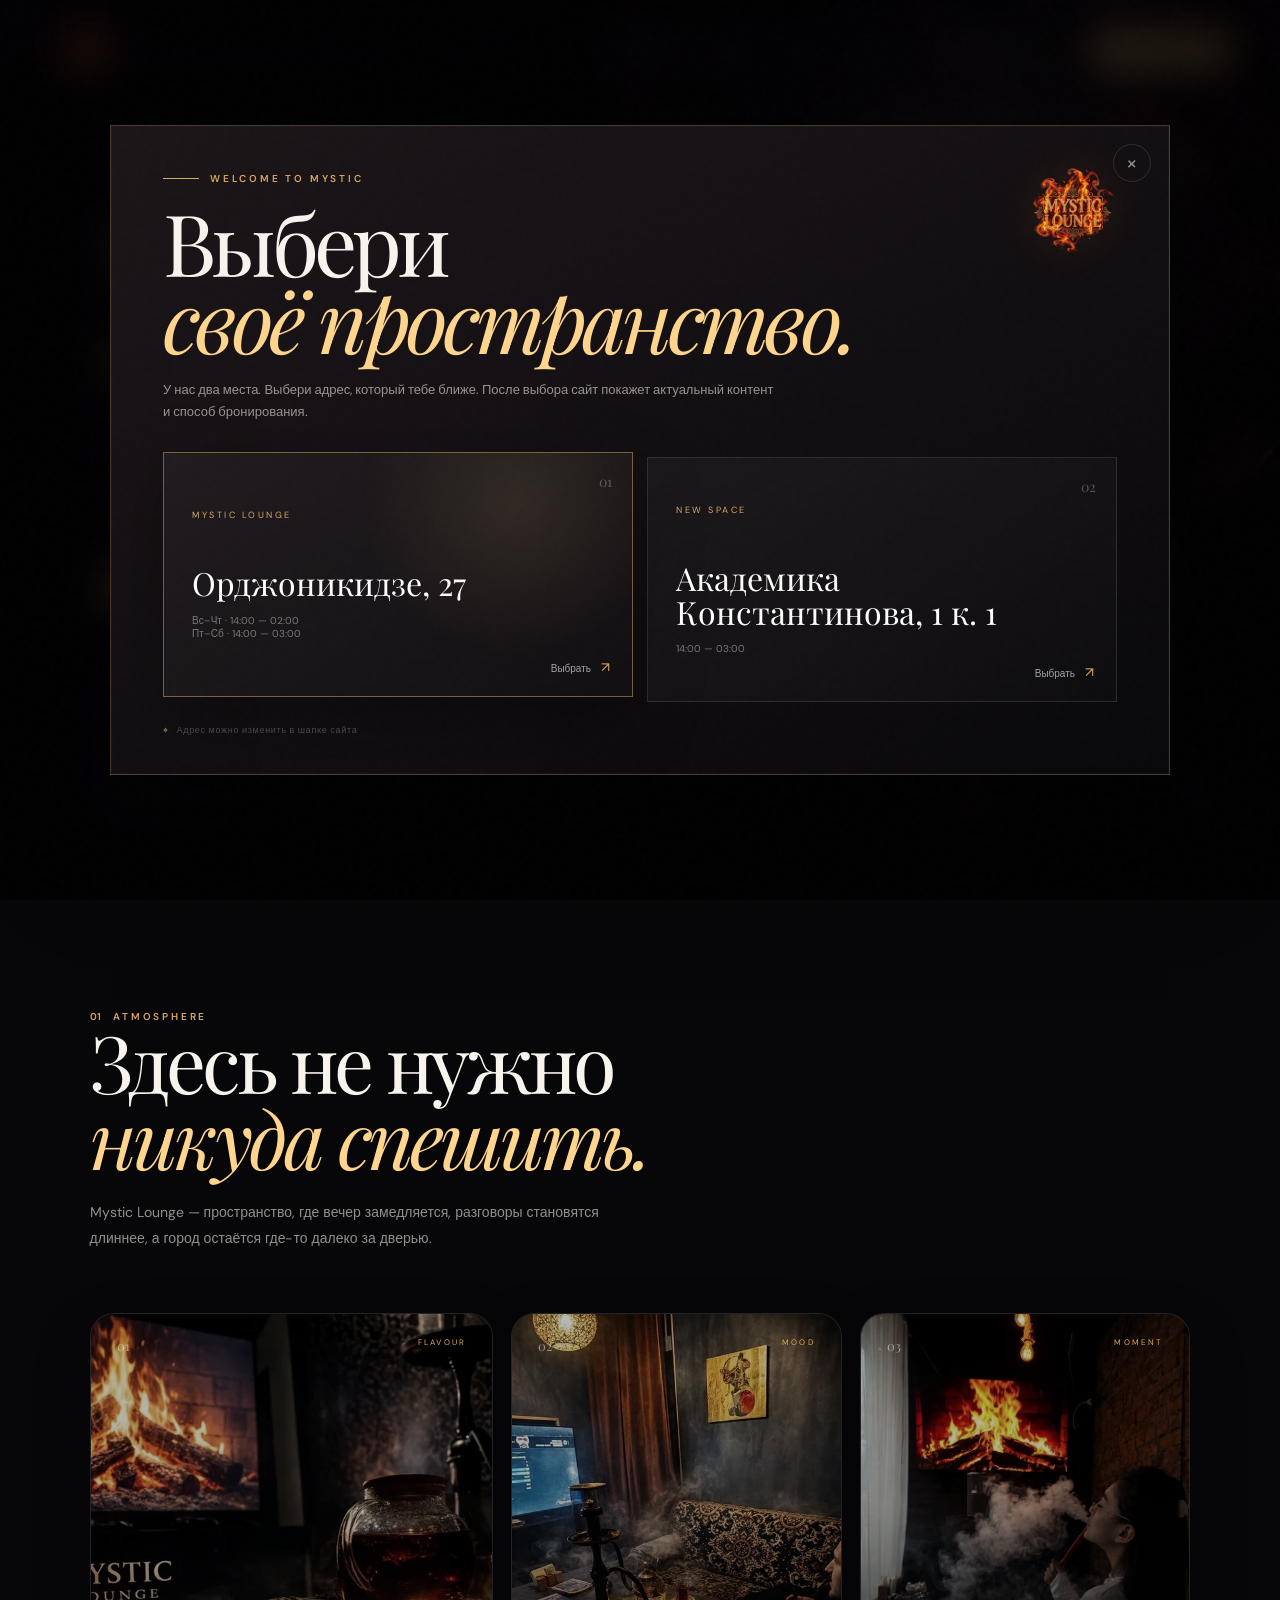
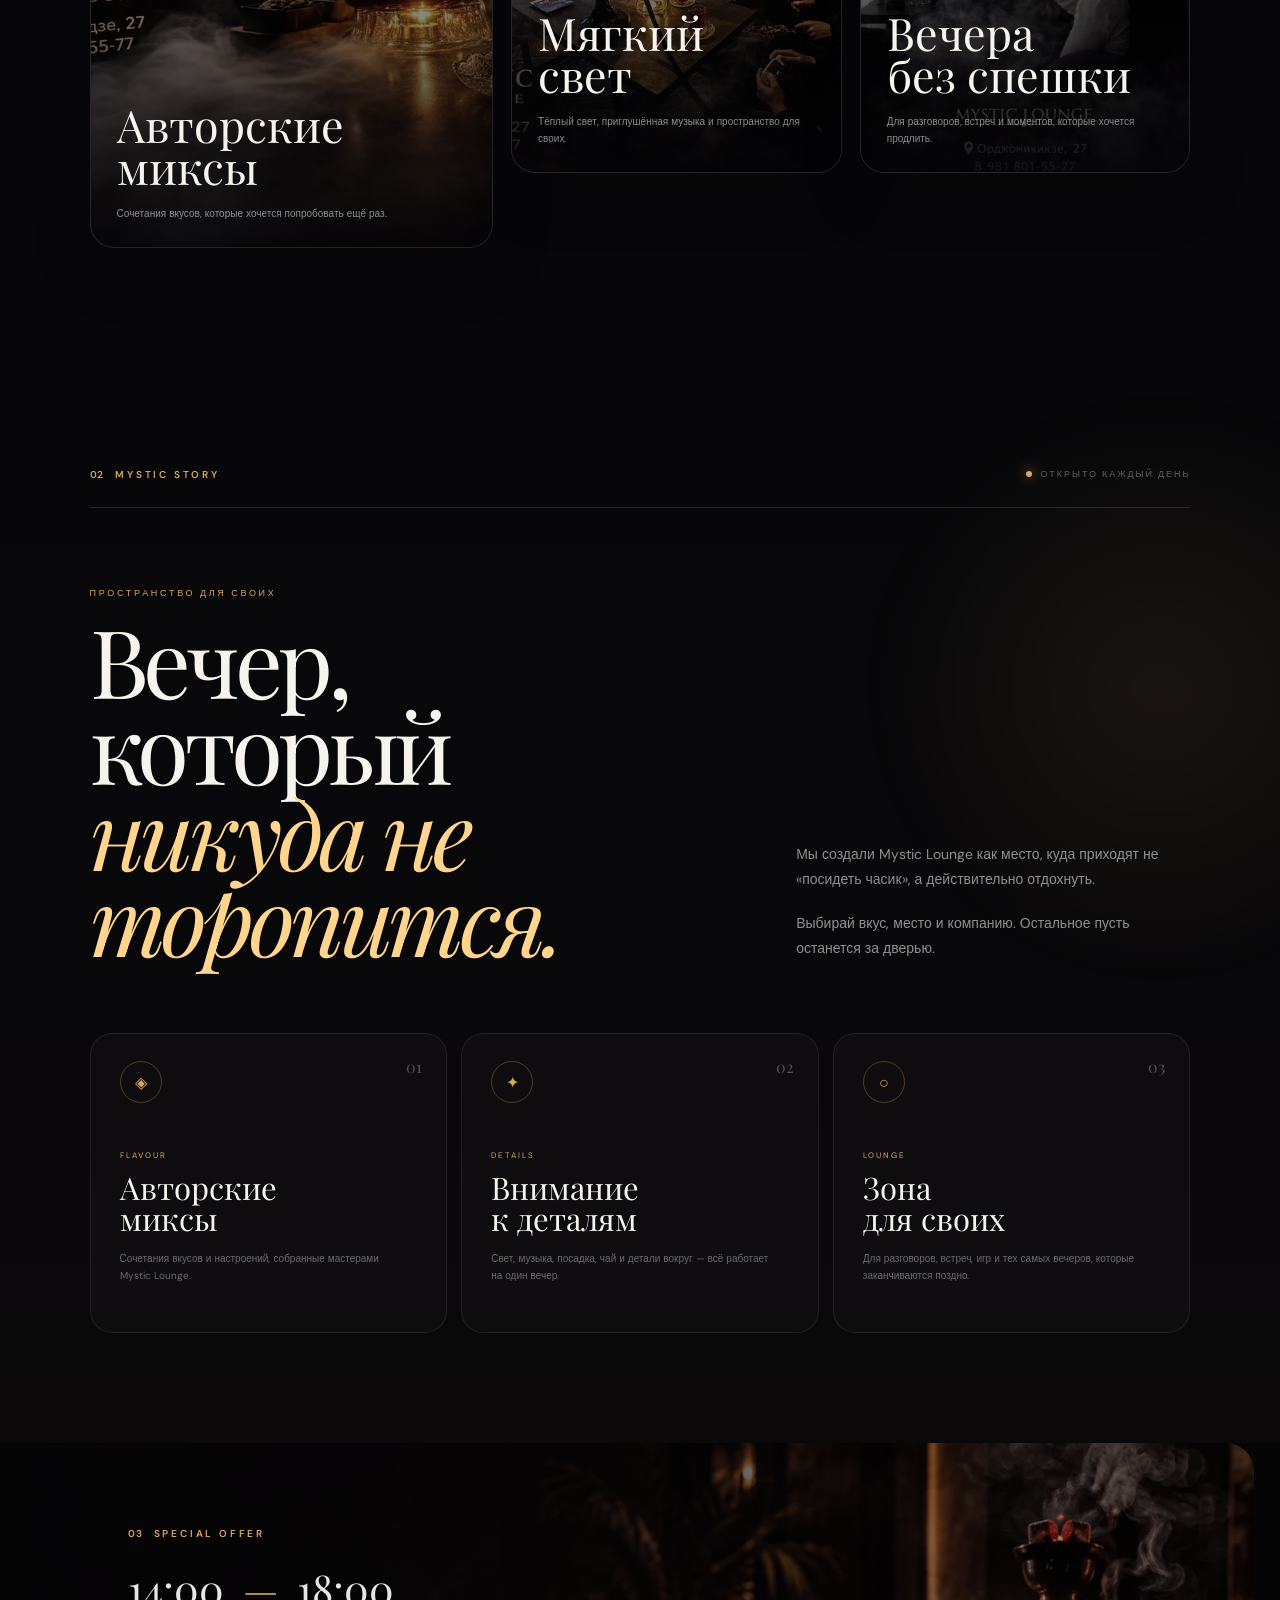
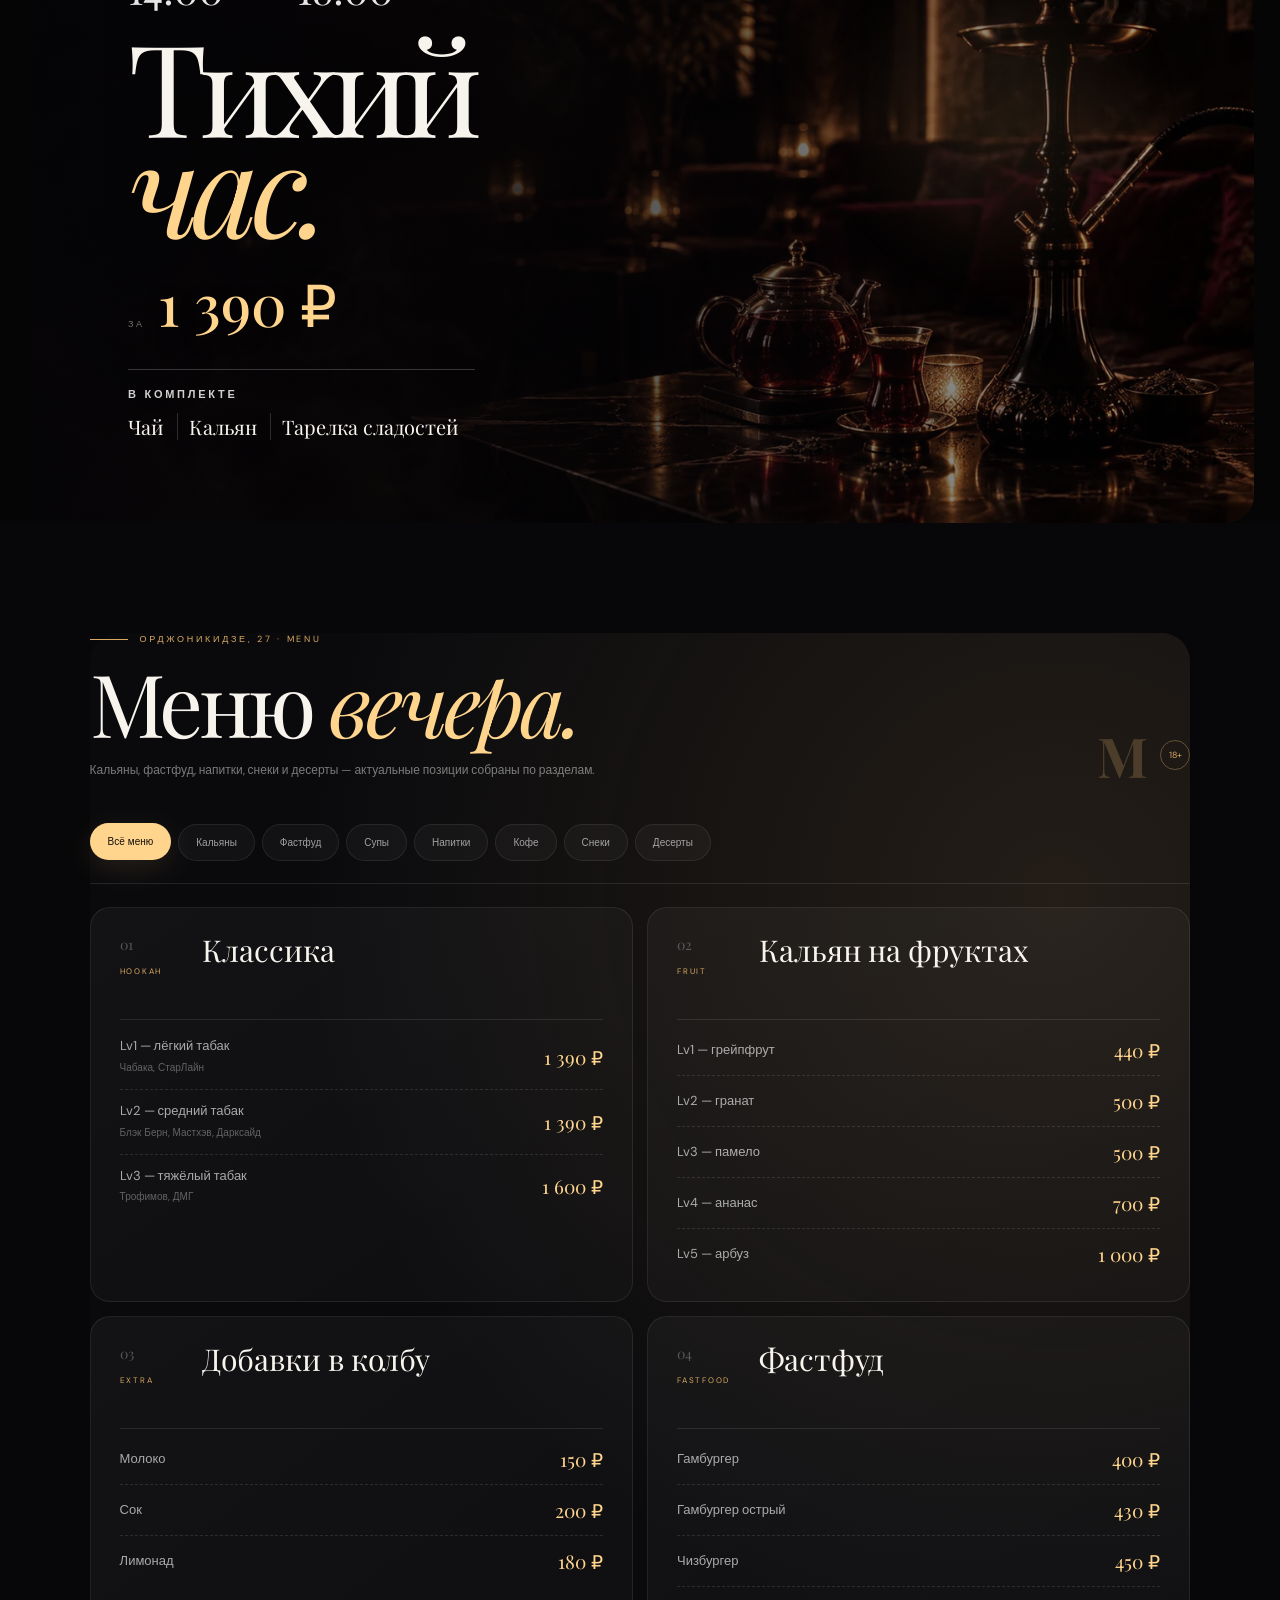
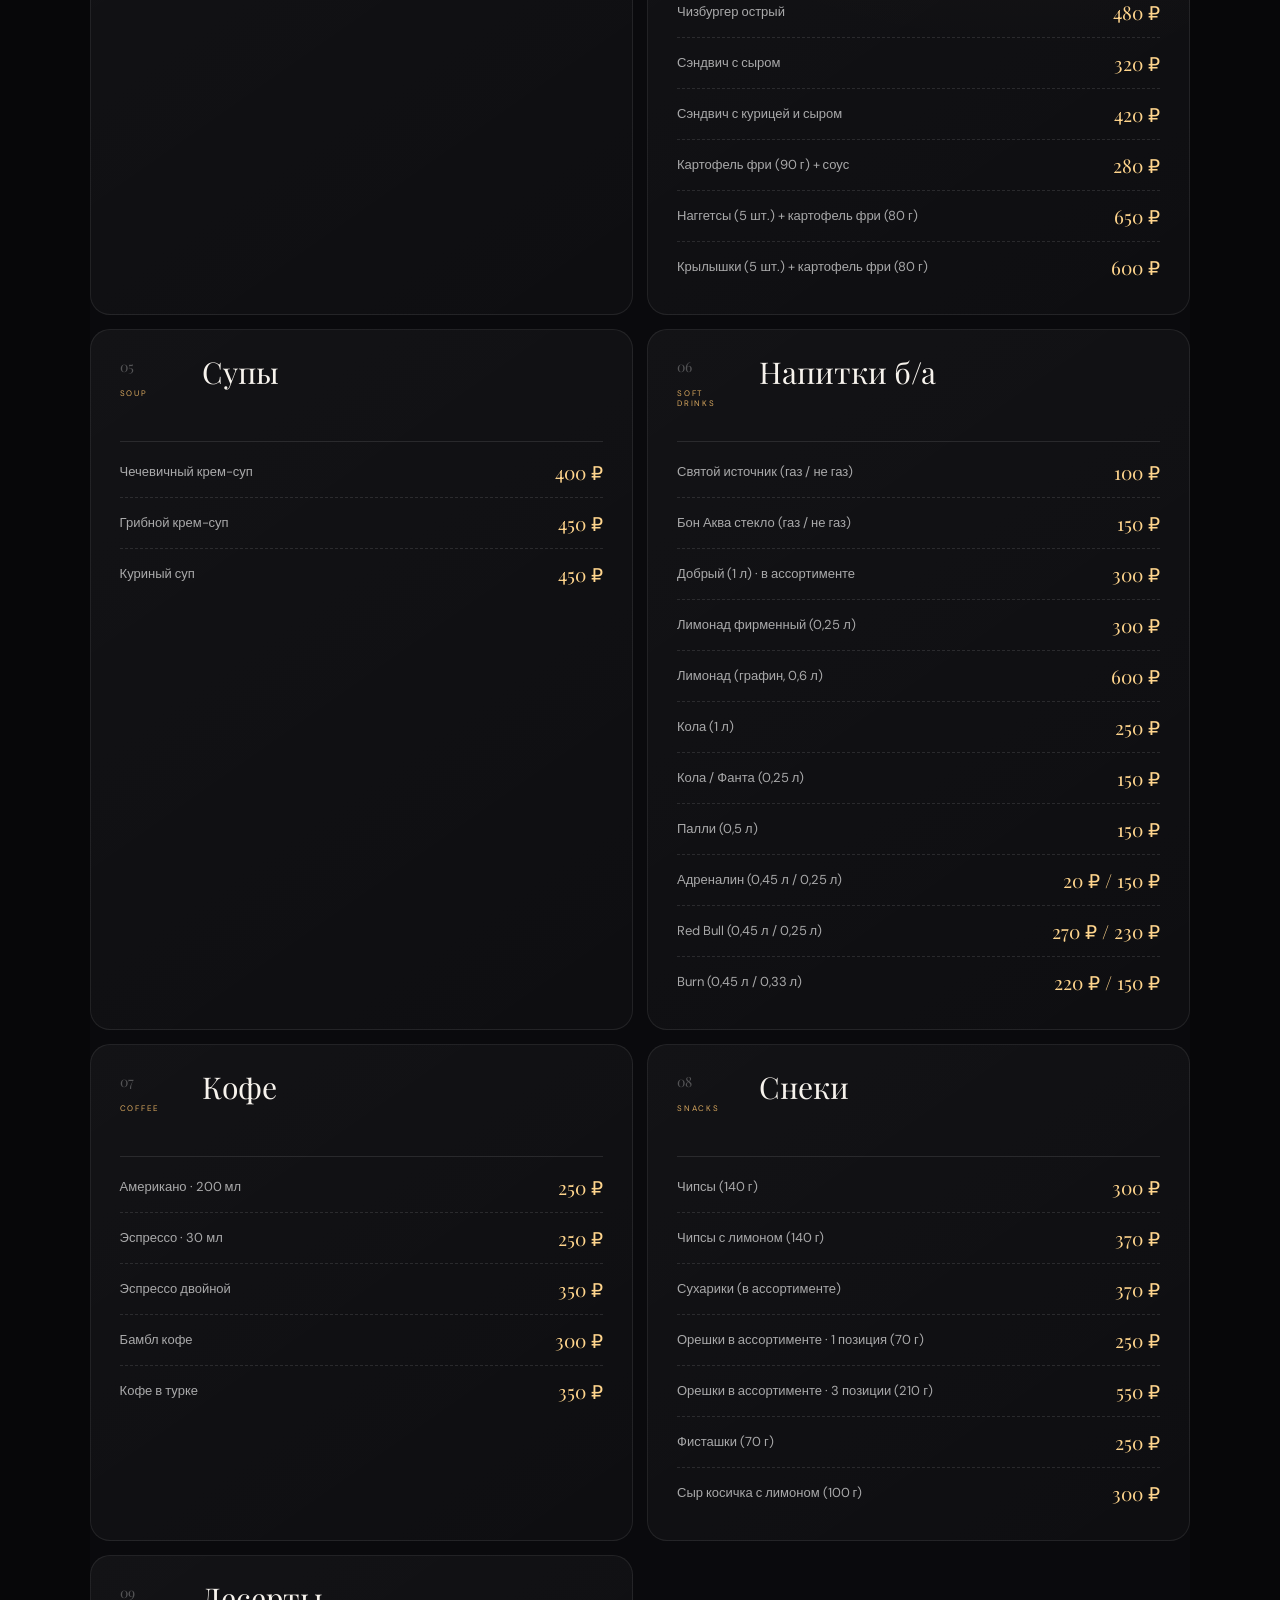
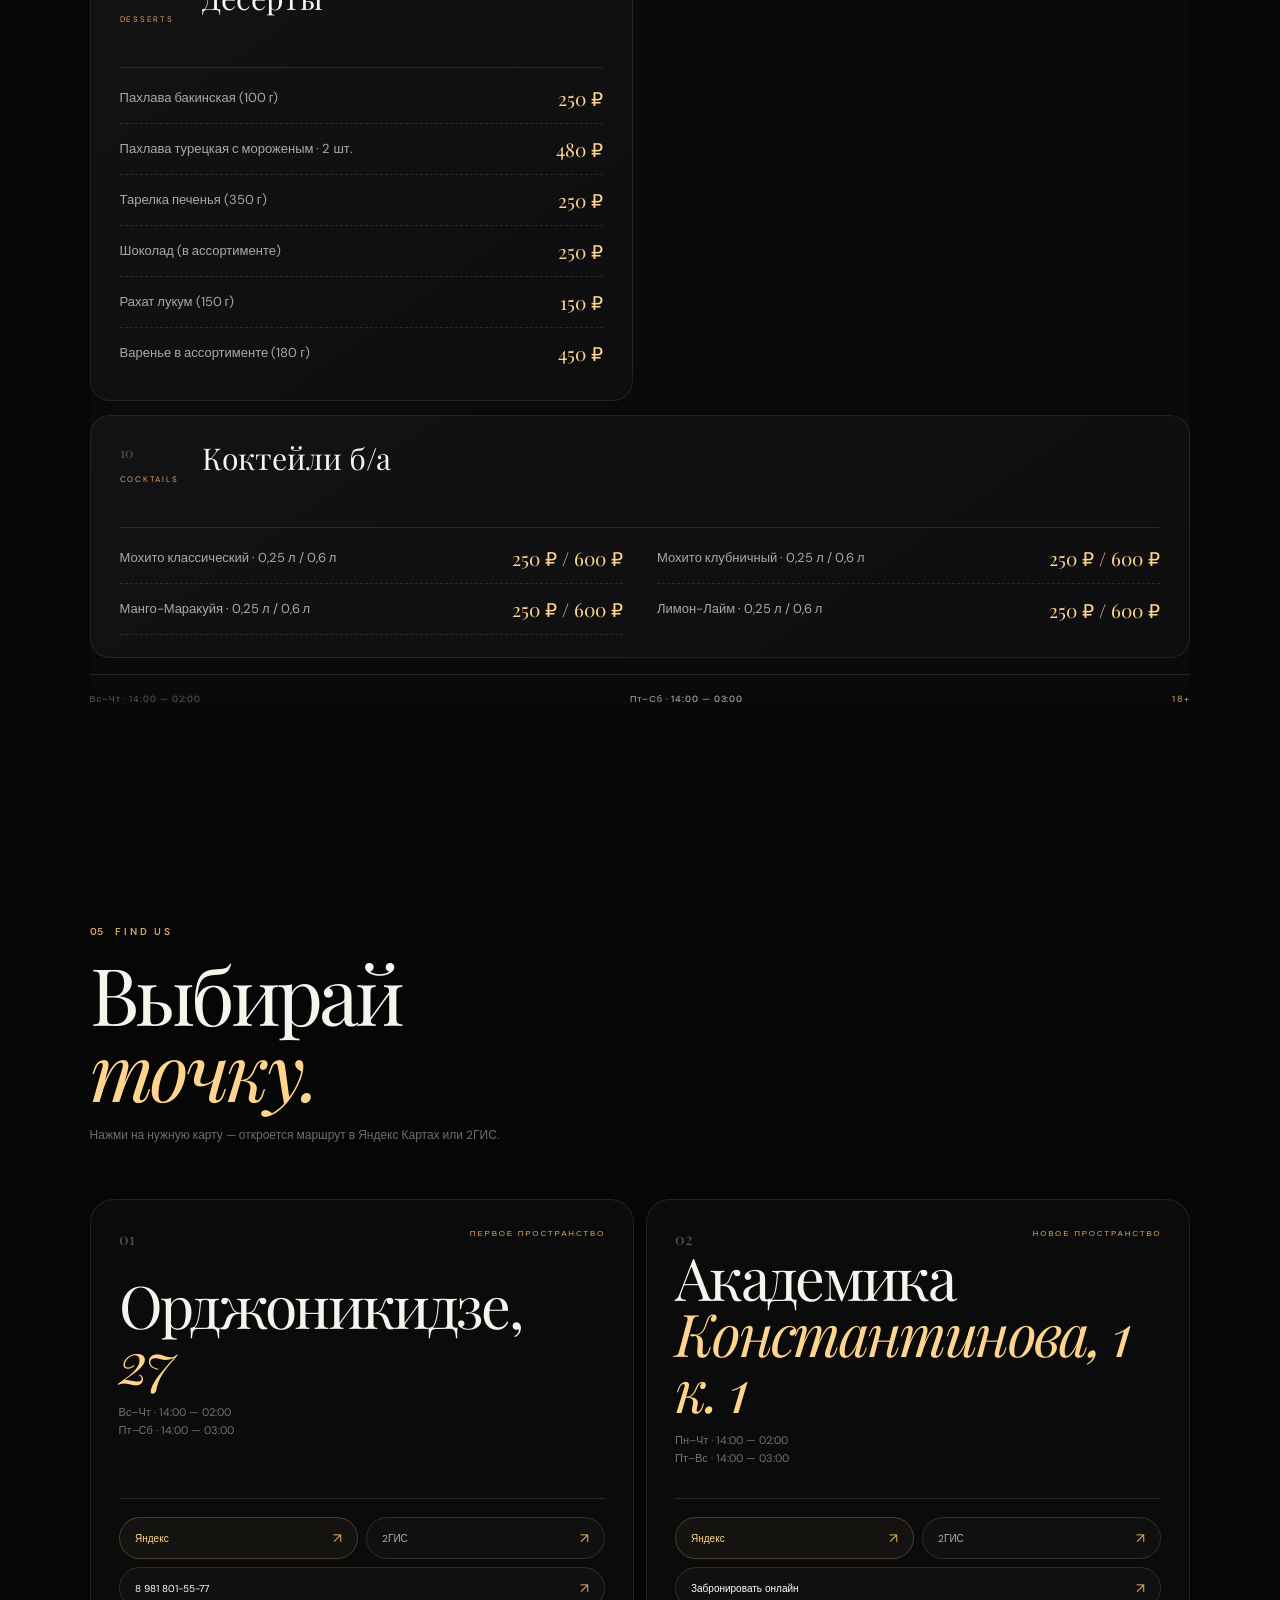
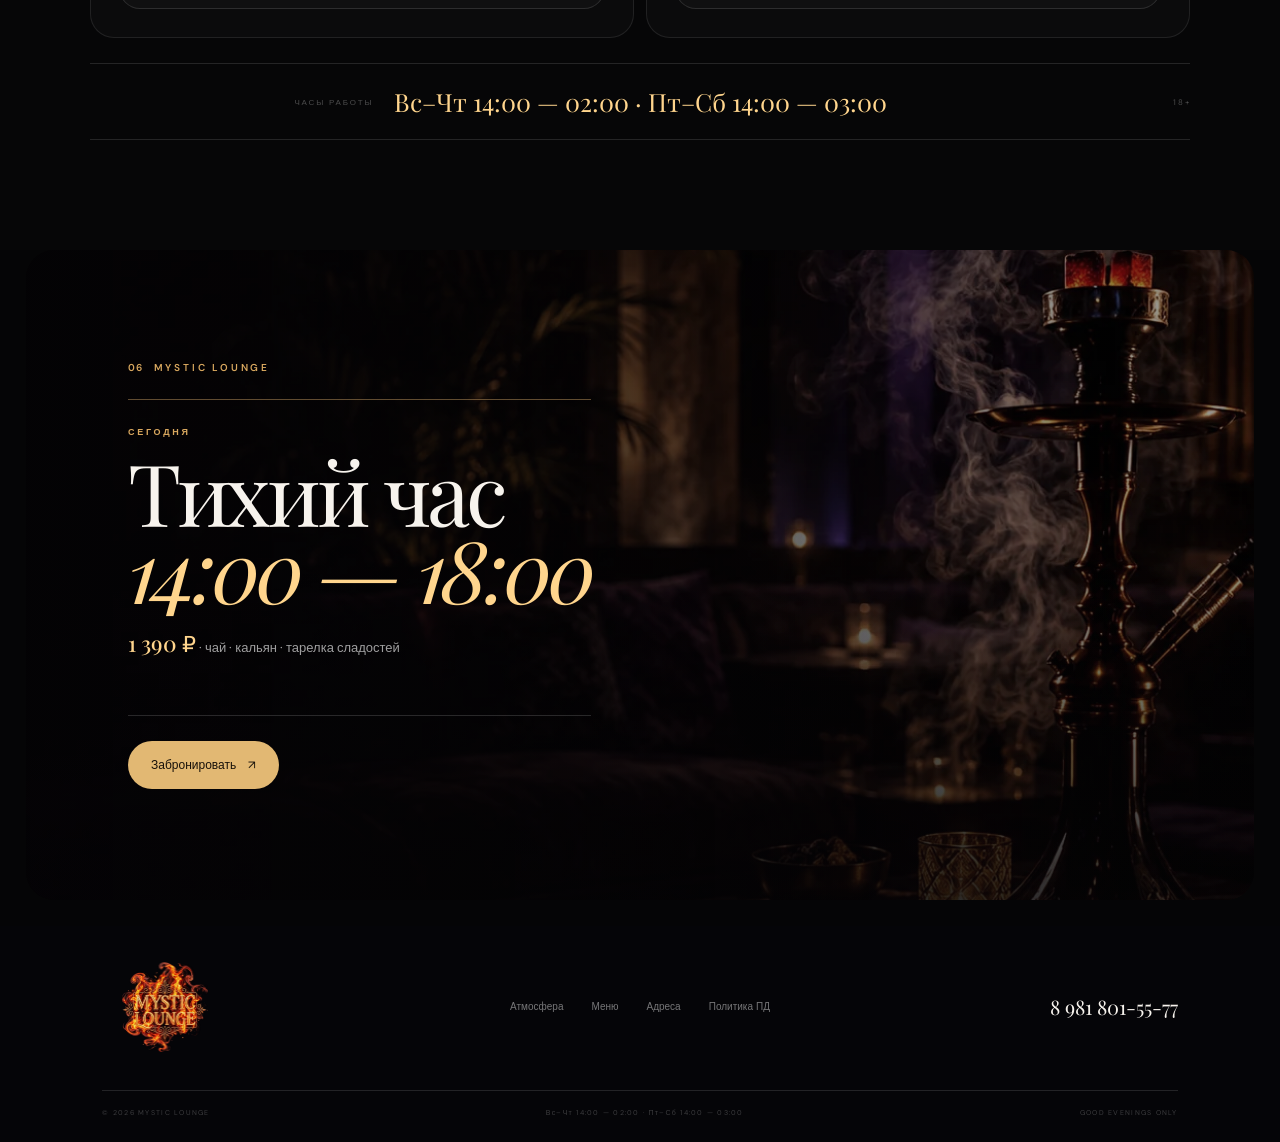
<file: index.html>
<!DOCTYPE html>
<html lang="ru" class="theme-obsidian">
<head>
  <meta charset="UTF-8">
  <meta name="viewport" content="width=device-width, initial-scale=1.0">
  <meta name="theme-color" content="#07070a">
  <meta name="description" content="Mystic Lounge — авторские миксы, уютное пространство и вечера без спешки.">
  <title>Mystic Lounge — место, где город остаётся за дверью</title>
  <link rel="preload" as="image" href="images/hero-mystic-clean.webp" fetchpriority="high">
  <link rel="preload" as="image" href="images/logo-mystic.webp">
  <link rel="preconnect" href="https://fonts.googleapis.com">
  <link rel="preconnect" href="https://fonts.gstatic.com" crossorigin>
  <link href="https://fonts.googleapis.com/css2?family=DM+Sans:wght@400;500;600&family=Playfair+Display:ital,wght@0,400;0,500;1,400;1,500&display=swap" rel="stylesheet">
  <link rel="stylesheet" href="style.css?v=5-obsidian">
</head>
<body>
  <div class="scroll-progress" id="scrollProgress" aria-hidden="true"></div>
  <div class="cursor-glow" aria-hidden="true"></div>
  <div class="noise" aria-hidden="true"></div>

  <!-- Address chooser -->
  <div class="location-gate is-hidden" id="locationGate" role="dialog" aria-modal="true" aria-labelledby="locationTitle" aria-hidden="true">
    <div class="location-gate-backdrop" data-close-location></div>
    <div class="location-gate-panel">
      <button class="location-close" id="locationClose" type="button" aria-label="Закрыть">×</button>
      <div class="gate-brand"><img src="images/logo-mystic.webp" alt="Mystic Lounge" width="360" height="375" decoding="async"></div>
      <div class="location-gate-kicker"><span></span> WELCOME TO MYSTIC</div>
      <h2 id="locationTitle">Выбери<br><em>своё пространство.</em></h2>
      <p class="location-gate-lead">У нас два места. Выбери адрес, который тебе ближе. После выбора сайт покажет актуальный контент и способ бронирования.</p>

      <div class="location-choices">
        <button class="location-choice" type="button" data-location="ordzhonikidze">
          <span class="choice-index">01</span>
          <span class="choice-city">MYSTIC LOUNGE</span>
          <strong>Орджоникидзе, 27</strong>
          <small>Вс–Чт · 14:00 — 02:00<br>Пт–Сб · 14:00 — 03:00</small>
          <span class="choice-cta">Выбрать <b>↗</b></span>
        </button>

        <button class="location-choice" type="button" data-location="konstantinova">
          <span class="choice-index">02</span>
          <span class="choice-city">NEW SPACE</span>
          <strong>Академика Константинова, 1 к. 1</strong>
          <small>14:00 — 03:00</small>
          <span class="choice-cta">Выбрать <b>↗</b></span>
        </button>
      </div>
      <div class="location-gate-note"><span>⌖</span> Адрес можно изменить в шапке сайта</div>
    </div>
  </div>

  <header class="site-header" id="top">
    <a href="#top" class="brand"><img src="images/logo-mystic.webp" alt="Mystic Lounge" width="360" height="375" decoding="async"></a>
    <nav class="desktop-nav">
      <a href="#about">Атмосфера</a>
      <a href="#story">История</a>
      <a href="#menu">Меню</a>
      <a href="#locations">Адреса</a>
    </nav>
    <button class="selected-location" id="selectedLocation" type="button" aria-label="Изменить адрес">
      <span class="location-dot"></span><span id="selectedLocationText">Выбрать адрес</span><span class="selected-location-arrow">⌄</span>
    </button>
    <a class="header-book booking-link" id="headerBooking" href="tel:+79818015577">Забронировать <span>↗</span></a>
    <button class="menu-toggle" id="menuToggle" type="button" aria-label="Открыть меню" aria-expanded="false"><span></span><span></span></button>
  </header>

  <div class="mobile-nav" id="mobileNav">
    <a href="#about">Атмосфера</a>
    <a href="#story">История</a>
    <a href="#menu">Меню</a>
    <a href="#locations">Адреса</a>
    <button class="mobile-location" id="mobileLocation" type="button">Изменить адрес</button>
    <a class="mobile-book booking-link" id="mobileBooking" href="tel:+79818015577">Забронировать столик</a>
  </div>

  <main>
    <!-- HERO -->
    <section class="hero">
      <div class="hero-bg"></div>
      <div class="hero-vignette"></div>
      <div class="hero-smoke smoke-one"></div>
      <div class="hero-smoke smoke-two"></div>
      <div class="hero-content reveal visible">
        <div class="eyebrow"><span></span> MYSTIC LOUNGE</div>
        <h1>Место, где город<br>остаётся <em>за дверью.</em></h1>
        <p class="hero-lead">Авторские миксы, мягкий свет и вечера, которым не хочется ставить конец.</p>
        <button class="hero-location-chip" id="heroLocationChip" type="button"><span class="selected-dot"></span><span id="heroLocationText">Выбрать адрес</span><small>изменить</small></button>
        <div class="hero-actions">
          <a href="tel:+79818015577" class="btn btn-gold booking-link" id="heroBooking">Забронировать <span>↗</span></a>
          <a href="#menu" class="btn btn-ghost">Открыть меню</a>
        </div>
        <div class="hero-hours">
          <div class="hero-hours-title">РЕЖИМ РАБОТЫ</div>
          <div class="hero-hours-row"><span id="heroHoursDayOne">Вс–Чт</span><strong id="heroHoursTimeOne">14:00 — 02:00</strong></div>
          <div class="hero-hours-row"><span id="heroHoursDayTwo">Пт–Сб</span><strong id="heroHoursTimeTwo">14:00 — 03:00</strong></div>
          <div class="hero-age"><span>18+</span><small>ВХОД ТОЛЬКО ДЛЯ ВЗРОСЛЫХ</small></div>
        </div>        </div>
      </div>
      <div class="scroll-cue"><span></span> SCROLL</div>
    </section>

    <!-- ATMOSPHERE -->
    <section class="section atmosphere" id="about">
      <div class="section-intro reveal">
        <div class="section-kicker"><span>01</span> ATMOSPHERE</div>
        <h2>Здесь не нужно<br><em>никуда спешить.</em></h2>
        <p>Mystic Lounge — пространство, где вечер замедляется, разговоры становятся длиннее, а город остаётся где-то далеко за дверью.</p>
      </div>

      <div class="atmo-set atmo-set-ordzhonikidze">
        <div class="atmosphere-grid">
          <article class="atmo-card large reveal"><img src="images/atmosphere-1.webp" alt="Атмосфера Mystic Lounge" width="1100" height="733" loading="lazy" decoding="async"><div class="atmo-overlay"></div><div class="atmo-top"><span>01</span><i>FLAVOUR</i></div><div class="atmo-copy"><h3>Авторские<br>миксы</h3><p>Сочетания вкусов, которые хочется попробовать ещё раз.</p></div></article>
          <article class="atmo-card reveal"><img src="images/atmosphere-2.webp" alt="Интерьер Mystic Lounge" width="1100" height="733" loading="lazy" decoding="async"><div class="atmo-overlay"></div><div class="atmo-top"><span>02</span><i>MOOD</i></div><div class="atmo-copy"><h3>Мягкий<br>свет</h3><p>Тёплый свет, приглушённая музыка и пространство для своих.</p></div></article>
          <article class="atmo-card reveal"><img src="images/atmosphere-3.webp" alt="Вечер в Mystic Lounge" width="733" height="1100" loading="lazy" decoding="async"><div class="atmo-overlay"></div><div class="atmo-top"><span>03</span><i>MOMENT</i></div><div class="atmo-copy"><h3>Вечера<br>без спешки</h3><p>Для разговоров, встреч и моментов, которые хочется продлить.</p></div></article>
        </div>
      </div>

      <div class="atmo-set atmo-set-konstantinova">
        <div class="atmosphere-grid">
          <article class="atmo-card large reveal"><img src="images/konstantinova-1.webp" alt="Интерьер Mystic Lounge — Академика Константинова" width="1100" height="619" loading="lazy" decoding="async"><div class="atmo-overlay"></div><div class="atmo-top"><span>01</span><i>FLAVOUR</i></div><div class="atmo-copy"><h3>Авторские<br>миксы</h3><p>Настроение, которое начинается с правильного вкуса.</p></div></article>
          <article class="atmo-card reveal"><img src="images/konstantinova-2.webp" alt="Интерьер Mystic Lounge — Академика Константинова" width="686" height="912" loading="lazy" decoding="async"><div class="atmo-overlay"></div><div class="atmo-top"><span>02</span><i>MOOD</i></div><div class="atmo-copy"><h3>Мягкий<br>свет</h3><p>Тёмные оттенки, дым и спокойная атмосфера.</p></div></article>
          <article class="atmo-card reveal"><img src="images/konstantinova-3.webp" alt="Зона отдыха Mystic Lounge — Академика Константинова" width="684" height="914" loading="lazy" decoding="async"><div class="atmo-overlay"></div><div class="atmo-top"><span>03</span><i>MOMENT</i></div><div class="atmo-copy"><h3>Вечера<br>без спешки</h3><p>Место, где можно просто остаться ещё ненадолго.</p></div></article>
        </div>
      </div>
    </section>

    <!-- STORY -->
    <section class="section story" id="story">
      <div class="story-orb"></div>
      <div class="story-top reveal"><div class="section-kicker"><span>02</span> MYSTIC STORY</div><div class="open-badge"><i></i> ОТКРЫТО КАЖДЫЙ ДЕНЬ</div></div>
      <div class="story-main">
        <div class="story-title reveal"><small>ПРОСТРАНСТВО ДЛЯ СВОИХ</small><h2>Вечер, который<br><em>никуда не торопится.</em></h2></div>
        <div class="story-text reveal"><p>Мы создали Mystic Lounge как место, куда приходят не «посидеть часик», а действительно отдохнуть.</p><p>Выбирай вкус, место и компанию. Остальное пусть останется за дверью.</p></div>
      </div>
      <div class="story-events">
        <article class="story-event reveal"><span>01</span><b>◈</b><small>FLAVOUR</small><h3>Авторские<br>миксы</h3><p>Сочетания вкусов и настроений, собранные мастерами Mystic Lounge.</p></article>
        <article class="story-event reveal"><span>02</span><b>✦</b><small>DETAILS</small><h3>Внимание<br>к деталям</h3><p>Свет, музыка, посадка, чай и детали вокруг — всё работает на один вечер.</p></article>
        <article class="story-event reveal"><span>03</span><b>○</b><small>LOUNGE</small><h3>Зона<br>для своих</h3><p>Для разговоров, встреч, игр и тех самых вечеров, которые заканчиваются поздно.</p></article>
      </div>
    </section>

    <!-- SPECIAL OFFERS -->
    <section class="quiet" id="quiet">
      <div class="quiet-image"></div>
      <div class="quiet-overlay"></div>
      <div class="quiet-glow" aria-hidden="true"></div>

      <div class="quiet-content promo-set promo-set-ordzhonikidze reveal">
        <div class="section-kicker"><span>03</span> SPECIAL OFFER</div>
        <div class="quiet-time">14:00 <i>—</i> 18:00</div>
        <h2>Тихий<br><em>час.</em></h2>
        <div class="promo-price"><small>ЗА</small><strong>1 390 ₽</strong></div>
        <div class="promo-includes">
          <span>В КОМПЛЕКТЕ</span>
          <div>
            <b>Чай</b><b>Кальян</b><b>Тарелка сладостей</b>
          </div>
        </div>
      </div>

      <div class="quiet-content promo-set promo-set-konstantinova reveal">
        <div class="section-kicker"><span>03</span> SPECIAL OFFER</div>
        <div class="quiet-time">до <i>18:00</i></div>
        <h2>Кальян<br><em>по спеццене.</em></h2>
        <div class="konst-promo-prices">
          <div><small>Безтабачная основа</small><strong>990 ₽</strong></div>
          <div><small>Табачная основа</small><strong>1 190 ₽</strong></div>
        </div>
        <div class="promo-includes promo-note">
          <span>СКИДКА НА КАЛЬЯН</span>
          <div><b>Смотри кальянное меню</b></div>
        </div>
      </div>
    </section>

    <!-- MENU -->
    <section class="section menu-section" id="menu">
      <div class="menu-set menu-set-ordzhonikidze">
        <div class="konst-menu-shell">
          <div class="konst-menu-head reveal">
            <div>
              <div class="konst-menu-kicker"><span></span> ОРДЖОНИКИДЗЕ, 27 · MENU</div>
              <h3>Меню <em>вечера.</em></h3>
              <p>Кальяны, фастфуд, напитки, снеки и десерты — актуальные позиции собраны по разделам.</p>
            </div>
            <div class="konst-menu-stamp"><b>M</b><span>18+</span></div>
          </div>

          <div class="menu-tabs konst-tabs" role="tablist">
            <button class="active" data-filter="all">Всё меню</button>
            <button data-filter="kaliany">Кальяны</button>
            <button data-filter="fastfood">Фастфуд</button>
            <button data-filter="soups">Супы</button>
            <button data-filter="drinks">Напитки</button>
            <button data-filter="coffee">Кофе</button>
            <button data-filter="snacks">Снеки</button>
            <button data-filter="desserts">Десерты</button>
          </div>

          <div class="konst-menu-grid">
            <article class="konst-menu-card reveal" data-category="kaliany">
              <div class="konst-card-head"><div><span>01</span><small>HOOKAH</small></div><h4>Классика</h4></div>
              <ul>
                <li><span>Lv1 — лёгкий табак<br><small>Чабака, СтарЛайн</small></span><b>1 390 ₽</b></li>
                <li><span>Lv2 — средний табак<br><small>Блэк Берн, Мастхэв, Дарксайд</small></span><b>1 390 ₽</b></li>
                <li><span>Lv3 — тяжёлый табак<br><small>Трофимов, ДМГ</small></span><b>1 600 ₽</b></li>
              </ul>
            </article>

            <article class="konst-menu-card reveal" data-category="kaliany">
              <div class="konst-card-head"><div><span>02</span><small>FRUIT</small></div><h4>Кальян на фруктах</h4></div>
              <ul>
                <li><span>Lv1 — грейпфрут</span><b>440 ₽</b></li>
                <li><span>Lv2 — гранат</span><b>500 ₽</b></li>
                <li><span>Lv3 — памело</span><b>500 ₽</b></li>
                <li><span>Lv4 — ананас</span><b>700 ₽</b></li>
                <li><span>Lv5 — арбуз</span><b>1 000 ₽</b></li>
              </ul>
            </article>

            <article class="konst-menu-card reveal" data-category="kaliany">
              <div class="konst-card-head"><div><span>03</span><small>EXTRA</small></div><h4>Добавки в колбу</h4></div>
              <ul>
                <li><span>Молоко</span><b>150 ₽</b></li>
                <li><span>Сок</span><b>200 ₽</b></li>
                <li><span>Лимонад</span><b>180 ₽</b></li>
              </ul>
            </article>

            <article class="konst-menu-card reveal" data-category="fastfood">
              <div class="konst-card-head"><div><span>04</span><small>FASTFOOD</small></div><h4>Фастфуд</h4></div>
              <ul>
                <li><span>Гамбургер</span><b>400 ₽</b></li>
                <li><span>Гамбургер острый</span><b>430 ₽</b></li>
                <li><span>Чизбургер</span><b>450 ₽</b></li>
                <li><span>Чизбургер острый</span><b>480 ₽</b></li>
                <li><span>Сэндвич с сыром</span><b>320 ₽</b></li>
                <li><span>Сэндвич с курицей и сыром</span><b>420 ₽</b></li>
                <li><span>Картофель фри (90 г) + соус</span><b>280 ₽</b></li>
                <li><span>Наггетсы (5 шт.) + картофель фри (80 г)</span><b>650 ₽</b></li>
                <li><span>Крылышки (5 шт.) + картофель фри (80 г)</span><b>600 ₽</b></li>
              </ul>
            </article>

            <article class="konst-menu-card reveal" data-category="soups">
              <div class="konst-card-head"><div><span>05</span><small>SOUP</small></div><h4>Супы</h4></div>
              <ul>
                <li><span>Чечевичный крем-суп</span><b>400 ₽</b></li>
                <li><span>Грибной крем-суп</span><b>450 ₽</b></li>
                <li><span>Куриный суп</span><b>450 ₽</b></li>
              </ul>
            </article>

            <article class="konst-menu-card reveal" data-category="drinks">
              <div class="konst-card-head"><div><span>06</span><small>SOFT DRINKS</small></div><h4>Напитки б/а</h4></div>
              <ul>
                <li><span>Святой источник (газ / не газ)</span><b>100 ₽</b></li>
                <li><span>Бон Аква стекло (газ / не газ)</span><b>150 ₽</b></li>
                <li><span>Добрый (1 л) · в ассортименте</span><b>300 ₽</b></li>
                <li><span>Лимонад фирменный (0,25 л)</span><b>300 ₽</b></li>
                <li><span>Лимонад (графин, 0,6 л)</span><b>600 ₽</b></li>
                <li><span>Кола (1 л)</span><b>250 ₽</b></li>
                <li><span>Кола / Фанта (0,25 л)</span><b>150 ₽</b></li>
                <li><span>Палли (0,5 л)</span><b>150 ₽</b></li>
                <li><span>Адреналин (0,45 л / 0,25 л)</span><b>20 ₽ / 150 ₽</b></li>
                <li><span>Red Bull (0,45 л / 0,25 л)</span><b>270 ₽ / 230 ₽</b></li>
                <li><span>Burn (0,45 л / 0,33 л)</span><b>220 ₽ / 150 ₽</b></li>
              </ul>
            </article>

            <article class="konst-menu-card reveal" data-category="coffee">
              <div class="konst-card-head"><div><span>07</span><small>COFFEE</small></div><h4>Кофе</h4></div>
              <ul>
                <li><span>Американо · 200 мл</span><b>250 ₽</b></li>
                <li><span>Эспрессо · 30 мл</span><b>250 ₽</b></li>
                <li><span>Эспрессо двойной</span><b>350 ₽</b></li>
                <li><span>Бамбл кофе</span><b>300 ₽</b></li>
                <li><span>Кофе в турке</span><b>350 ₽</b></li>
              </ul>
            </article>

            <article class="konst-menu-card reveal" data-category="snacks">
              <div class="konst-card-head"><div><span>08</span><small>SNACKS</small></div><h4>Снеки</h4></div>
              <ul>
                <li><span>Чипсы (140 г)</span><b>300 ₽</b></li>
                <li><span>Чипсы с лимоном (140 г)</span><b>370 ₽</b></li>
                <li><span>Сухарики (в ассортименте)</span><b>370 ₽</b></li>
                <li><span>Орешки в ассортименте · 1 позиция (70 г)</span><b>250 ₽</b></li>
                <li><span>Орешки в ассортименте · 3 позиции (210 г)</span><b>550 ₽</b></li>
                <li><span>Фисташки (70 г)</span><b>250 ₽</b></li>
                <li><span>Сыр косичка с лимоном (100 г)</span><b>300 ₽</b></li>
              </ul>
            </article>

            <article class="konst-menu-card reveal" data-category="desserts">
              <div class="konst-card-head"><div><span>09</span><small>DESSERTS</small></div><h4>Десерты</h4></div>
              <ul>
                <li><span>Пахлава бакинская (100 г)</span><b>250 ₽</b></li>
                <li><span>Пахлава турецкая с мороженым · 2 шт.</span><b>480 ₽</b></li>
                <li><span>Тарелка печенья (350 г)</span><b>250 ₽</b></li>
                <li><span>Шоколад (в ассортименте)</span><b>250 ₽</b></li>
                <li><span>Рахат лукум (150 г)</span><b>150 ₽</b></li>
                <li><span>Варенье в ассортименте (180 г)</span><b>450 ₽</b></li>
              </ul>
            </article>

            <article class="konst-menu-card wide reveal" data-category="drinks">
              <div class="konst-card-head"><div><span>10</span><small>COCKTAILS</small></div><h4>Коктейли б/а</h4></div>
              <ul class="two-col-list">
                <li><span>Мохито классический · 0,25 л / 0,6 л</span><b>250 ₽ / 600 ₽</b></li>
                <li><span>Мохито клубничный · 0,25 л / 0,6 л</span><b>250 ₽ / 600 ₽</b></li>
                <li><span>Манго-Маракуйя · 0,25 л / 0,6 л</span><b>250 ₽ / 600 ₽</b></li>
                <li><span>Лимон-Лайм · 0,25 л / 0,6 л</span><b>250 ₽ / 600 ₽</b></li>
              </ul>
            </article>
          </div>

          <div class="konst-menu-bottom reveal">
            <span id="menuHoursOne">Вс–Чт · 14:00 — 02:00</span>
            <strong id="menuHoursTwo">Пт–Сб · 14:00 — 03:00</strong>
            <em>18+</em>
          </div>
        </div>
      </div>

      <div class="menu-set menu-set-konstantinova">
        <div class="konst-menu-shell">
          <div class="konst-menu-head reveal">
            <div>
              <div class="konst-menu-kicker"><span></span> АКАДЕМИКА КОНСТАНТИНОВА · MENU</div>
              <h3>Меню <em>вечера.</em></h3>
              <p>Кальяны, напитки, сладости и снеки — всё важное собрано в одном месте.</p>
            </div>
            <div class="konst-menu-stamp"><b>M</b><span>18+</span></div>
          </div>

          <div class="menu-tabs konst-tabs" role="tablist">
            <button class="active" data-filter="all">Всё меню</button>
            <button data-filter="kaliany">Кальяны</button>
            <button data-filter="drinks">Напитки</button>
            <button data-filter="sweets">Сладости и снеки</button>
          </div>

          <div class="konst-menu-grid">
            <article class="konst-menu-card reveal" data-category="kaliany">
              <div class="konst-card-head"><div><span>01</span><small>HOOKAH</small></div><h4>Бизнес кальян <i>до 18:00</i></h4></div>
              <ul>
                <li><span>Кальян на безтабачной основе</span><b>990 ₽</b></li>
                <li><span>Кальян на табачной основе</span><b>1 190 ₽</b></li>
              </ul>
            </article>
            <article class="konst-menu-card reveal" data-category="kaliany">
              <div class="konst-card-head"><div><span>02</span><small>HOOKAH</small></div><h4>Кальяны <i>после 18:00</i></h4></div>
              <ul>
                <li><span>Кальян на безтабачной основе</span><b>1 190 ₽</b></li>
                <li><span>Кальян на табачной основе</span><b>1 290 ₽</b></li>
              </ul>
            </article>
            <article class="konst-menu-card reveal" data-category="kaliany">
              <div class="konst-card-head"><div><span>03</span><small>EXTRA</small></div><h4>Добавки к кальяну</h4></div>
              <ul>
                <li><span>Сигарный табачный лист</span><b>590 ₽</b></li>
                <li><span>Чаша на фрукте</span><b>690 ₽</b></li>
              </ul>
            </article>
            <article class="konst-menu-card reveal" data-category="kaliany">
              <div class="konst-card-head"><div><span>04</span><small>DETAIL</small></div><h4>Дополнительно</h4></div>
              <ul><li><span>Замена чаши</span><b>990 ₽</b></li></ul>
            </article>
            <article class="konst-menu-card reveal" data-category="drinks">
              <div class="konst-card-head"><div><span>05</span><small>TEA</small></div><h4>Чай</h4></div>
              <ul>
                <li><span>Классический (чёрный / зелёный)</span><b>300 ₽</b></li>
                <li><span>Молочный улун</span><b>590 ₽</b></li>
                <li><span>Фруктовый</span><b>490 ₽</b></li>
                <li><span>Самовар (варенье, орехи)</span><b>2 000 ₽</b></li>
              </ul>
            </article>
            <article class="konst-menu-card reveal" data-category="drinks">
              <div class="konst-card-head"><div><span>06</span><small>COFFEE</small></div><h4>Кофе</h4></div>
              <ul>
                <li><span>Капучино</span><b>250 ₽</b></li>
                <li><span>Латте</span><b>250 ₽</b></li>
                <li><span>Эспрессо</span><b>200 ₽</b></li>
                <li><span>Американо</span><b>200 ₽</b></li>
              </ul>
            </article>
            <article class="konst-menu-card wide reveal" data-category="drinks">
              <div class="konst-card-head"><div><span>07</span><small>SOFT DRINKS</small></div><h4>Холодные напитки</h4></div>
              <ul class="two-col-list">
                <li><span>Добрый Кола 1 л</span><b>250 ₽</b></li>
                <li><span>Добрый Фанта 1 л</span><b>250 ₽</b></li>
                <li><span>Добрый Кола</span><b>150 ₽</b></li>
                <li><span>Добрый Фанта</span><b>150 ₽</b></li>
                <li><span>Натахтари</span><b>200 ₽</b></li>
                <li><span>Домашний лимонад (стакан)</span><b>290 ₽</b></li>
                <li><span>Домашний лимонад (графин)</span><b>690 ₽</b></li>
                <li><span>Энергетик 0.5</span><b>200 ₽</b></li>
                <li><span>Энергетик 0.3</span><b>150 ₽</b></li>
                <li><span>Вода</span><b>100 ₽</b></li>
              </ul>
            </article>
            <article class="konst-menu-card reveal" data-category="sweets">
              <div class="konst-card-head"><div><span>08</span><small>SNACKS</small></div><h4>Снеки</h4></div>
              <ul>
                <li><span>Солёная булочка (шоргогал)</span><b>170 ₽</b></li>
                <li><span>Орехи (ассорти)</span><b>350 ₽</b></li>
                <li><span>Чипсы</span><b>300 ₽</b></li>
              </ul>
            </article>
            <article class="konst-menu-card reveal" data-category="sweets">
              <div class="konst-card-head"><div><span>09</span><small>SWEETS</small></div><h4>Сладости</h4></div>
              <ul>
                <li><span>Пахлава Бакинская</span><b>250 ₽</b></li>
                <li><span>Пахлава Турецкая</span><b>350 ₽</b></li>
                <li><span>Шоколадная плитка</span><b>300 ₽</b></li>
                <li><span>Шоколадный батончик</span><b>250 ₽</b></li>
                <li><span>Варенье</span><b>450 ₽</b></li>
              </ul>
            </article>
          </div>

          <div class="konst-menu-bottom reveal">
            <span id="menuHoursOneK">Пн–Чт · 14:00 — 02:00</span>
            <strong id="menuHoursTwoK">Пт–Вс · 14:00 — 03:00</strong>
            <em>18+</em>
          </div>
        </div>
      </div>
    </section>

    <!-- LOCATIONS -->
    <section class="section locations" id="locations">
      <div class="locations-heading reveal"><div class="section-kicker"><span>05</span> FIND US</div><h2>Выбирай<br><em>точку.</em></h2></div>
      <p class="locations-lead reveal">Нажми на нужную карту — откроется маршрут в Яндекс Картах или 2ГИС.</p>

      <div class="locations-grid">
        <article class="location-card active reveal" data-location="ordzhonikidze">
          <div class="location-top"><span>01</span><small>ПЕРВОЕ ПРОСТРАНСТВО</small></div>
          <div class="location-main">
            <h3>Орджоникидзе,<br><em>27</em></h3>
            <p class="location-hours">Вс–Чт · 14:00 — 02:00<br>Пт–Сб · 14:00 — 03:00</p>
          </div>
          <div class="location-actions">
            <div class="map-actions-row">
              <a class="map-action" href="https://yandex.ru/maps/-/CXaFQL0r" target="_blank" rel="noopener noreferrer">Яндекс <span>↗</span></a>
              <a class="map-action secondary" href="https://go.2gis.com/xU9pu" target="_blank" rel="noopener noreferrer">2ГИС <span>↗</span></a>
            </div>
            <a class="phone-action" href="tel:+79818015577" data-confirm-call>8 981 801-55-77 <span>↗</span></a>
          </div>
        </article>

        <article class="location-card reveal" data-location="konstantinova">
          <div class="location-top"><span>02</span><small>НОВОЕ ПРОСТРАНСТВО</small></div>
          <div class="location-main">
            <h3>Академика<br><em>Константинова, 1 к. 1</em></h3>
            <p class="location-hours">Пн–Чт · 14:00 — 02:00<br>Пт–Вс · 14:00 — 03:00</p>
          </div>
          <div class="location-actions">
            <div class="map-actions-row">
              <a class="map-action" href="https://yandex.ru/maps/-/CXaFUFMH" target="_blank" rel="noopener noreferrer">Яндекс <span>↗</span></a>
              <a class="map-action secondary" href="https://go.2gis.com/msSfX" target="_blank" rel="noopener noreferrer">2ГИС <span>↗</span></a>
            </div>
            <a class="phone-action booking-link" href="https://yandex.ru/business/widget/request/company/185627883676" target="_blank" rel="noopener noreferrer">Забронировать онлайн <span>↗</span></a>
          </div>
        </article>
      </div>

      <div class="hours-line reveal"><span>ЧАСЫ РАБОТЫ</span><strong id="hoursLineText">Вс–Чт 14:00 — 02:00 · Пт–Сб 14:00 — 03:00</strong><span>18+</span></div>
    </section>

    <!-- FINAL -->
    <section class="final-cta">
      <div class="final-bg"></div>
      <div class="final-overlay"></div>
      <div class="final-content reveal">
        <div class="section-kicker"><span>06</span> MYSTIC LOUNGE</div>
        <div class="final-offer promo-set promo-set-ordzhonikidze">
          <small>СЕГОДНЯ</small>
          <h2>Тихий час<br><em>14:00 — 18:00</em></h2>
          <p><strong>1 390 ₽</strong> · чай · кальян · тарелка сладостей</p>
        </div>
        <div class="final-offer promo-set promo-set-konstantinova">
          <small>ДО 18:00</small>
          <h2>Кальян<br><em>по спеццене.</em></h2>
          <p><strong>от 990 ₽</strong> · скидка на кальян до 18:00</p>
        </div>
        <a href="tel:+79818015577" class="btn btn-gold booking-link" id="finalBooking">Забронировать <span>↗</span></a>
      </div>
    </section>
  </main>

  <footer class="footer">
    <div class="footer-main"><a href="#top" class="footer-logo"><img src="images/logo-mystic.webp" alt="Mystic Lounge" width="360" height="375" loading="lazy" decoding="async"></a><div class="footer-links"><a href="#about">Атмосфера</a><a href="#menu">Меню</a><a href="#locations">Адреса</a><a href="privacy.html">Политика ПД</a></div><a href="tel:+79818015577" class="footer-phone">8 981 801-55-77</a></div>
    <div class="footer-bottom"><span>© 2026 MYSTIC LOUNGE</span><span id="footerHours">Вс–Чт 14:00 — 02:00 · Пт–Сб 14:00 — 03:00</span><span>GOOD EVENINGS ONLY</span></div>
  </footer>
  <script src="script.js?v=5-obsidian" defer></script>
</body>
</html>
</file>
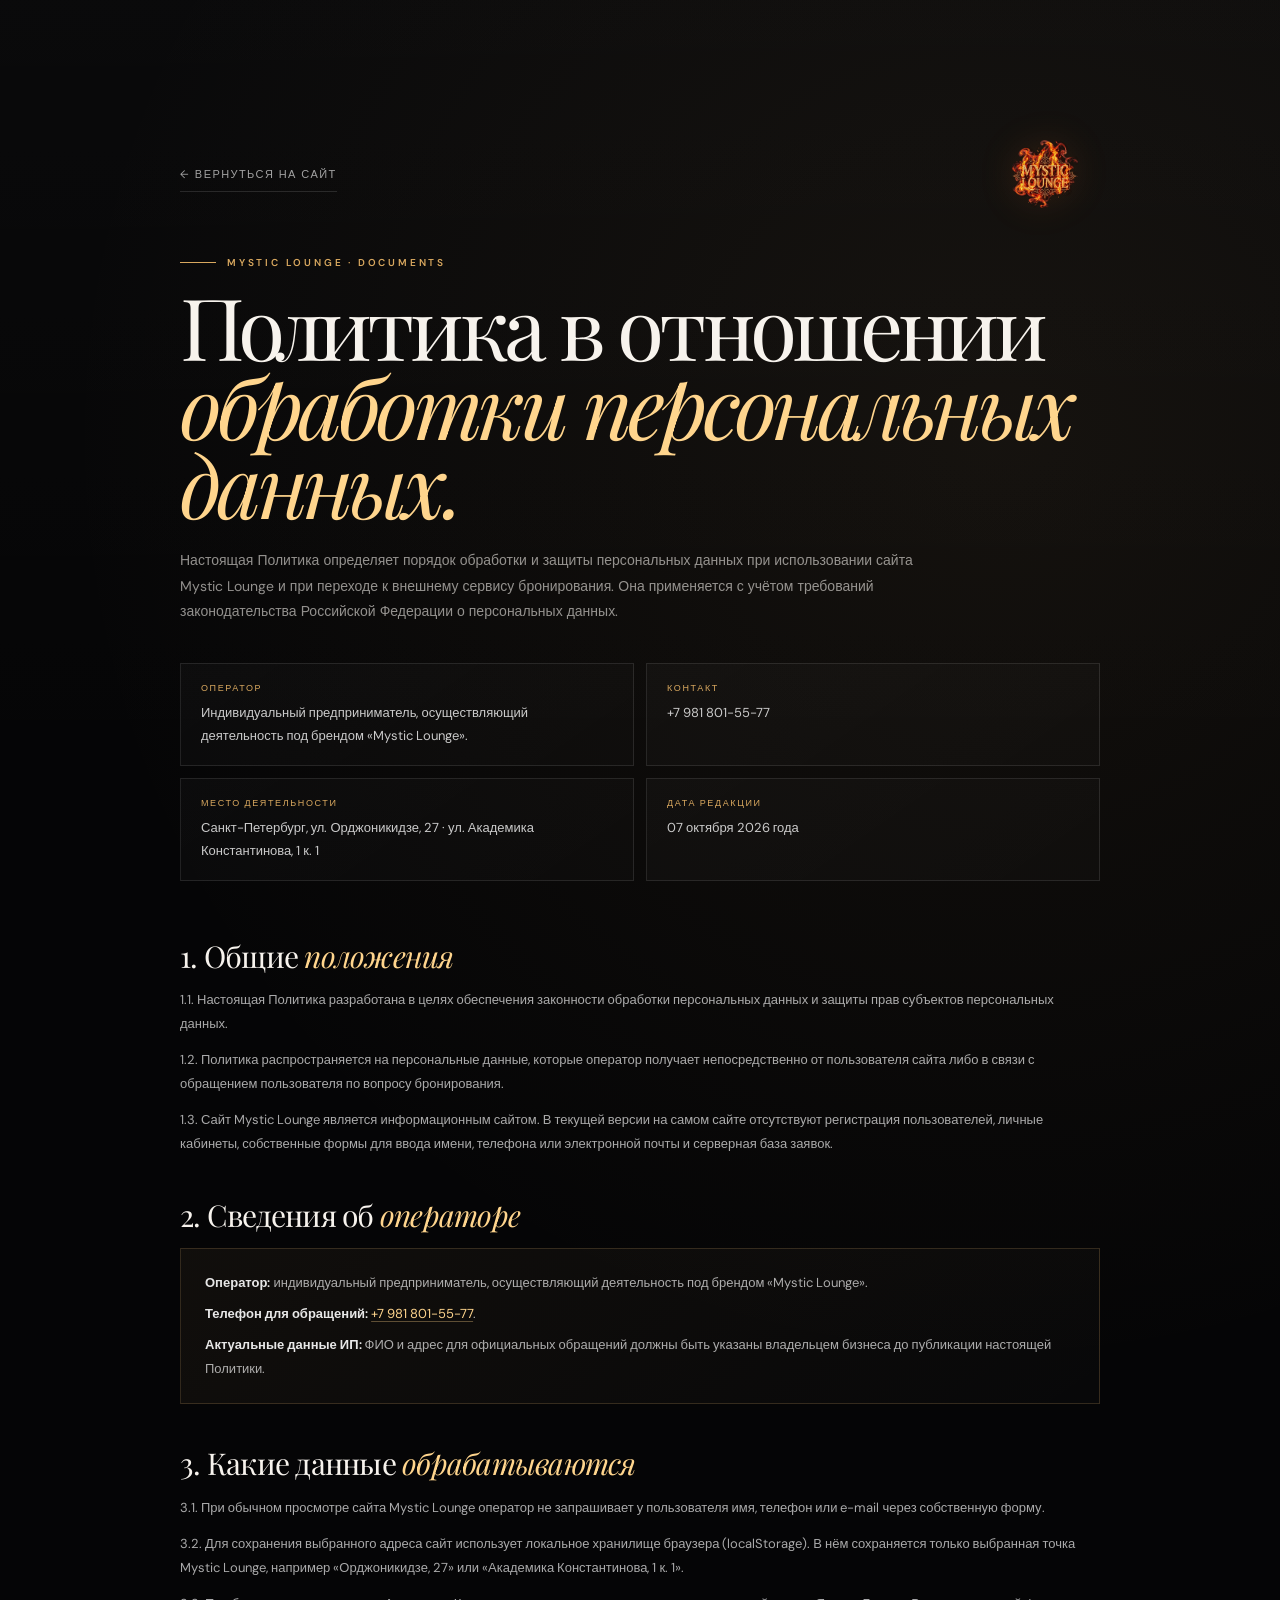
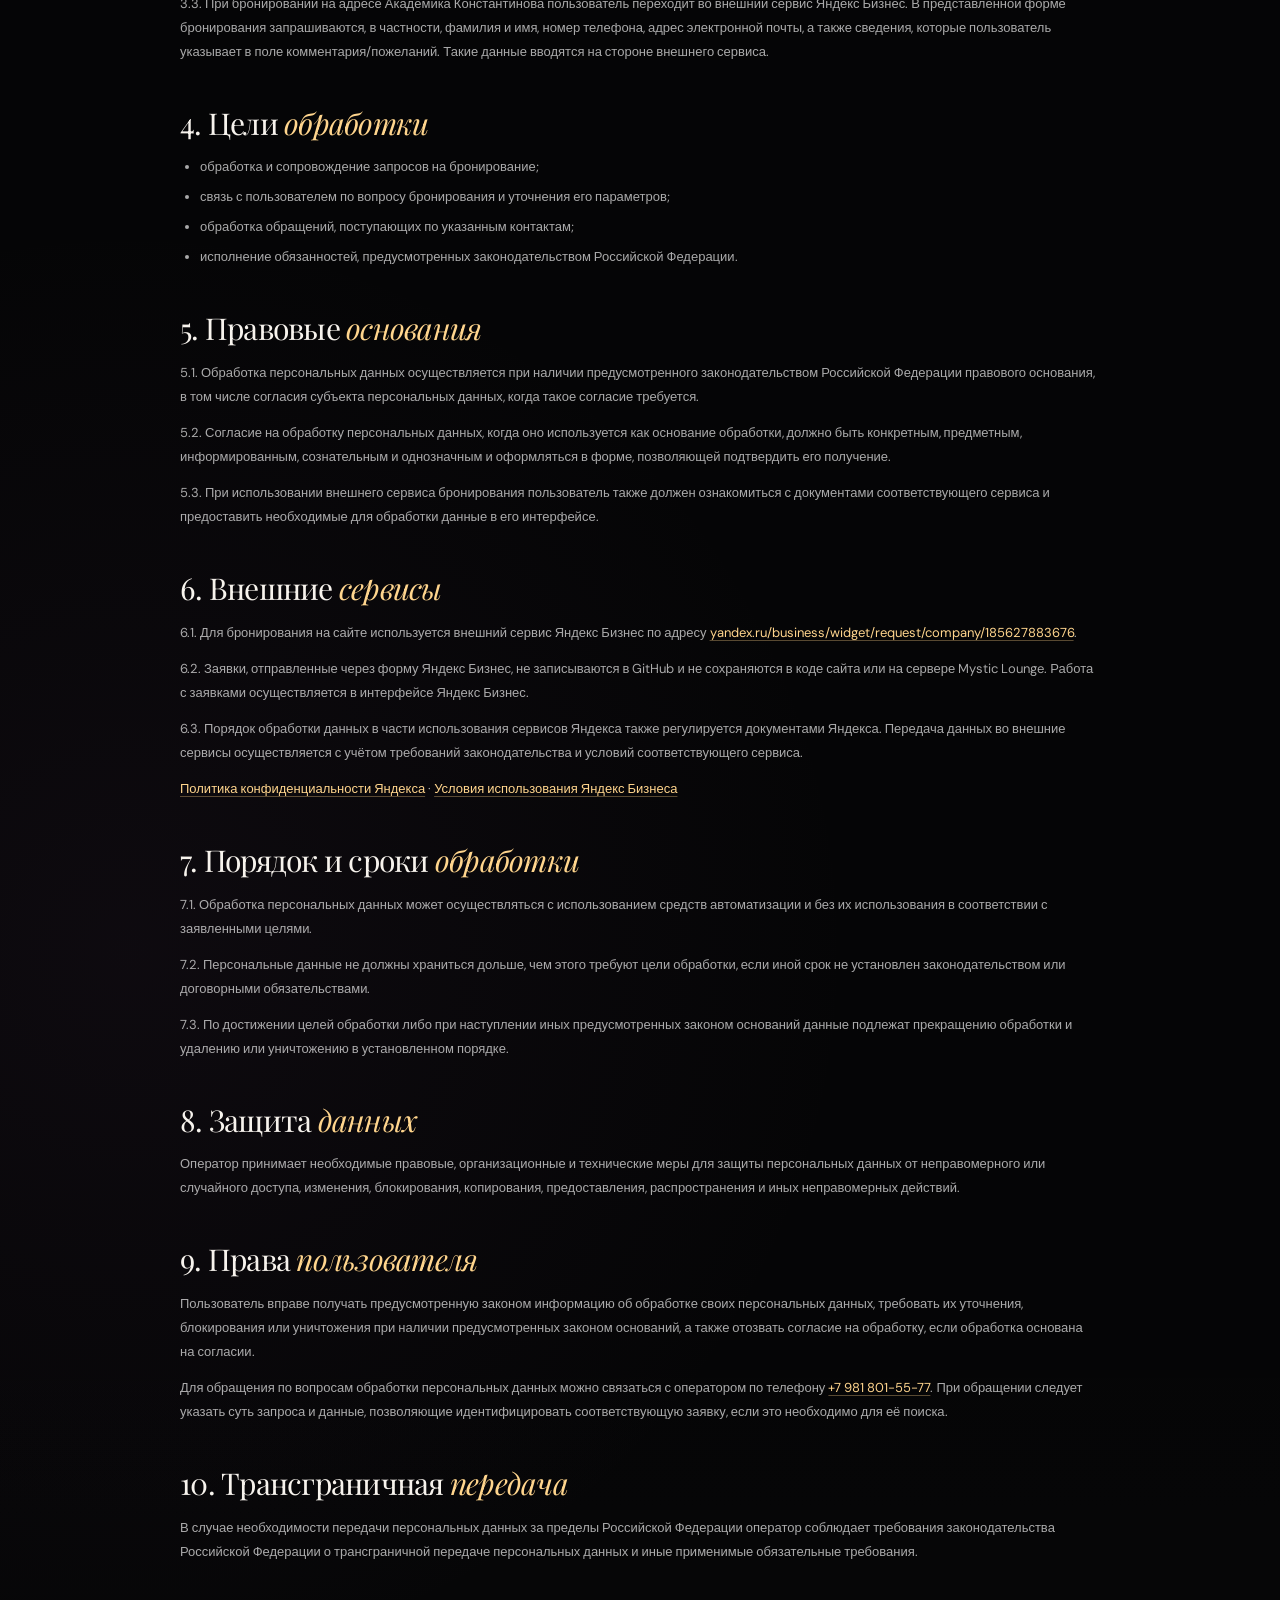
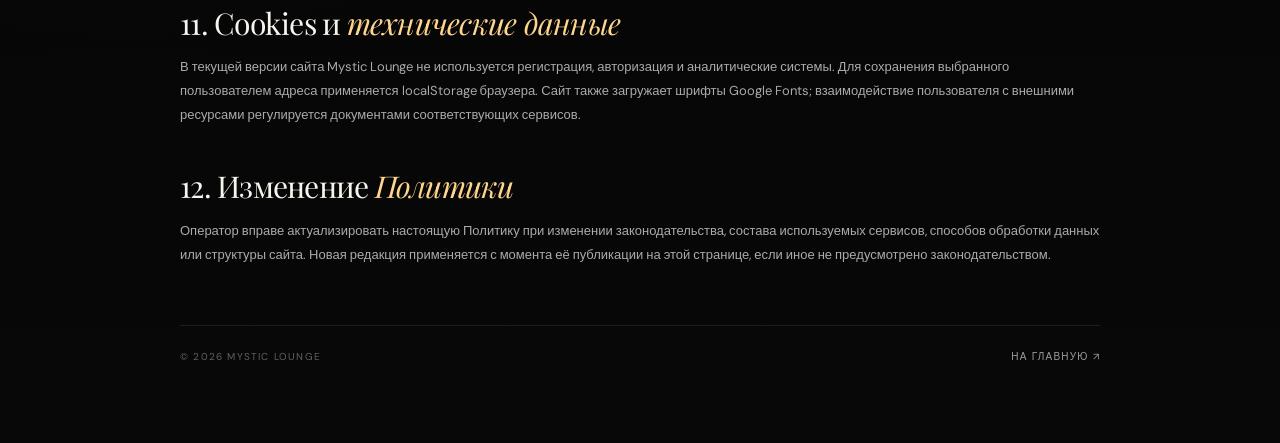
<file: privacy.html>
<!DOCTYPE html>
<html lang="ru" class="theme-obsidian">
<head>
  <meta charset="UTF-8">
  <meta name="viewport" content="width=device-width, initial-scale=1.0">
  <meta name="theme-color" content="#08070a">
  <meta name="description" content="Политика в отношении обработки персональных данных Mystic Lounge.">
  <meta name="robots" content="index,follow">
  <title>Политика обработки персональных данных — Mystic Lounge</title>
  <link rel="preconnect" href="https://fonts.googleapis.com">
  <link rel="preconnect" href="https://fonts.gstatic.com" crossorigin>
  <link href="https://fonts.googleapis.com/css2?family=DM+Sans:wght@400;500;600&family=Playfair+Display:ital,wght@0,400;0,500;1,400;1,500&display=swap" rel="stylesheet">
  <link rel="stylesheet" href="style.css?v=13">
</head>
<body class="legal-page-body">
  <main class="legal-page">
    <div class="legal-shell">
      <div class="legal-top">
        <a class="legal-back" href="index.html">← Вернуться на сайт</a>
        <a class="legal-brand" href="index.html" aria-label="Mystic Lounge">
          <img src="images/logo-mystic.webp" alt="Mystic Lounge" width="360" height="375" decoding="async">
        </a>
      </div>

      <div class="legal-kicker"><span></span> MYSTIC LOUNGE · DOCUMENTS</div>
      <h1>Политика в отношении<br><em>обработки персональных данных.</em></h1>
      <p class="legal-lead">
        Настоящая Политика определяет порядок обработки и защиты персональных данных при использовании сайта Mystic Lounge и при переходе к внешнему сервису бронирования. Она применяется с учётом требований законодательства Российской Федерации о персональных данных.
      </p>

      <div class="legal-meta">
        <div class="legal-meta-card">
          <small>Оператор</small>
          <span>Индивидуальный предприниматель, осуществляющий деятельность под брендом «Mystic Lounge».</span>
        </div>
        <div class="legal-meta-card">
          <small>Контакт</small>
          <a href="tel:+79818015577">+7 981 801-55-77</a>
        </div>
        <div class="legal-meta-card">
          <small>Место деятельности</small>
          <span>Санкт-Петербург, ул. Орджоникидзе, 27 · ул. Академика Константинова, 1 к. 1</span>
        </div>
        <div class="legal-meta-card">
          <small>Дата редакции</small>
          <span>07 октября 2026 года</span>
        </div>
      </div>

      <div class="legal-document">
        <section class="legal-section">
          <h2>1. Общие <em>положения</em></h2>
          <p>1.1. Настоящая Политика разработана в целях обеспечения законности обработки персональных данных и защиты прав субъектов персональных данных.</p>
          <p>1.2. Политика распространяется на персональные данные, которые оператор получает непосредственно от пользователя сайта либо в связи с обращением пользователя по вопросу бронирования.</p>
          <p>1.3. Сайт Mystic Lounge является информационным сайтом. В текущей версии на самом сайте отсутствуют регистрация пользователей, личные кабинеты, собственные формы для ввода имени, телефона или электронной почты и серверная база заявок.</p>
        </section>

        <section class="legal-section">
          <h2>2. Сведения об <em>операторе</em></h2>
          <div class="legal-operator">
            <p><strong>Оператор:</strong> индивидуальный предприниматель, осуществляющий деятельность под брендом «Mystic Lounge».</p>
            <p><strong>Телефон для обращений:</strong> <a href="tel:+79818015577">+7 981 801-55-77</a>.</p>
            <p><strong>Актуальные данные ИП:</strong> ФИО и адрес для официальных обращений должны быть указаны владельцем бизнеса до публикации настоящей Политики.</p>
          </div>
        </section>

        <section class="legal-section">
          <h2>3. Какие данные <em>обрабатываются</em></h2>
          <p>3.1. При обычном просмотре сайта Mystic Lounge оператор не запрашивает у пользователя имя, телефон или e-mail через собственную форму.</p>
          <p>3.2. Для сохранения выбранного адреса сайт использует локальное хранилище браузера (localStorage). В нём сохраняется только выбранная точка Mystic Lounge, например «Орджоникидзе, 27» или «Академика Константинова, 1 к. 1».</p>
          <p>3.3. При бронировании на адресе Академика Константинова пользователь переходит во внешний сервис Яндекс Бизнес. В представленной форме бронирования запрашиваются, в частности, фамилия и имя, номер телефона, адрес электронной почты, а также сведения, которые пользователь указывает в поле комментария/пожеланий. Такие данные вводятся на стороне внешнего сервиса.</p>
        </section>

        <section class="legal-section">
          <h2>4. Цели <em>обработки</em></h2>
          <ul>
            <li>обработка и сопровождение запросов на бронирование;</li>
            <li>связь с пользователем по вопросу бронирования и уточнения его параметров;</li>
            <li>обработка обращений, поступающих по указанным контактам;</li>
            <li>исполнение обязанностей, предусмотренных законодательством Российской Федерации.</li>
          </ul>
        </section>

        <section class="legal-section">
          <h2>5. Правовые <em>основания</em></h2>
          <p>5.1. Обработка персональных данных осуществляется при наличии предусмотренного законодательством Российской Федерации правового основания, в том числе согласия субъекта персональных данных, когда такое согласие требуется.</p>
          <p>5.2. Согласие на обработку персональных данных, когда оно используется как основание обработки, должно быть конкретным, предметным, информированным, сознательным и однозначным и оформляться в форме, позволяющей подтвердить его получение.</p>
          <p>5.3. При использовании внешнего сервиса бронирования пользователь также должен ознакомиться с документами соответствующего сервиса и предоставить необходимые для обработки данные в его интерфейсе.</p>
        </section>

        <section class="legal-section">
          <h2>6. Внешние <em>сервисы</em></h2>
          <p>6.1. Для бронирования на сайте используется внешний сервис Яндекс Бизнес по адресу <a href="https://yandex.ru/business/widget/request/company/185627883676" target="_blank" rel="noopener noreferrer">yandex.ru/business/widget/request/company/185627883676</a>.</p>
          <p>6.2. Заявки, отправленные через форму Яндекс Бизнес, не записываются в GitHub и не сохраняются в коде сайта или на сервере Mystic Lounge. Работа с заявками осуществляется в интерфейсе Яндекс Бизнес.</p>
          <p>6.3. Порядок обработки данных в части использования сервисов Яндекса также регулируется документами Яндекса. Передача данных во внешние сервисы осуществляется с учётом требований законодательства и условий соответствующего сервиса.</p>
          <p><a href="https://yandex.ru/legal/confidential/" target="_blank" rel="noopener noreferrer">Политика конфиденциальности Яндекса</a> · <a href="https://yandex.ru/legal/clients_termsofuse/ru" target="_blank" rel="noopener noreferrer">Условия использования Яндекс Бизнеса</a></p>
        </section>

        <section class="legal-section">
          <h2>7. Порядок и сроки <em>обработки</em></h2>
          <p>7.1. Обработка персональных данных может осуществляться с использованием средств автоматизации и без их использования в соответствии с заявленными целями.</p>
          <p>7.2. Персональные данные не должны храниться дольше, чем этого требуют цели обработки, если иной срок не установлен законодательством или договорными обязательствами.</p>
          <p>7.3. По достижении целей обработки либо при наступлении иных предусмотренных законом оснований данные подлежат прекращению обработки и удалению или уничтожению в установленном порядке.</p>
        </section>

        <section class="legal-section">
          <h2>8. Защита <em>данных</em></h2>
          <p>Оператор принимает необходимые правовые, организационные и технические меры для защиты персональных данных от неправомерного или случайного доступа, изменения, блокирования, копирования, предоставления, распространения и иных неправомерных действий.</p>
        </section>

        <section class="legal-section">
          <h2>9. Права <em>пользователя</em></h2>
          <p>Пользователь вправе получать предусмотренную законом информацию об обработке своих персональных данных, требовать их уточнения, блокирования или уничтожения при наличии предусмотренных законом оснований, а также отозвать согласие на обработку, если обработка основана на согласии.</p>
          <p>Для обращения по вопросам обработки персональных данных можно связаться с оператором по телефону <a href="tel:+79818015577">+7 981 801-55-77</a>. При обращении следует указать суть запроса и данные, позволяющие идентифицировать соответствующую заявку, если это необходимо для её поиска.</p>
        </section>

        <section class="legal-section">
          <h2>10. Трансграничная <em>передача</em></h2>
          <p>В случае необходимости передачи персональных данных за пределы Российской Федерации оператор соблюдает требования законодательства Российской Федерации о трансграничной передаче персональных данных и иные применимые обязательные требования.</p>
        </section>

        <section class="legal-section">
          <h2>11. Cookies и <em>технические данные</em></h2>
          <p>В текущей версии сайта Mystic Lounge не используется регистрация, авторизация и аналитические системы. Для сохранения выбранного пользователем адреса применяется localStorage браузера. Сайт также загружает шрифты Google Fonts; взаимодействие пользователя с внешними ресурсами регулируется документами соответствующих сервисов.</p>
        </section>

        <section class="legal-section">
          <h2>12. Изменение <em>Политики</em></h2>
          <p>Оператор вправе актуализировать настоящую Политику при изменении законодательства, состава используемых сервисов, способов обработки данных или структуры сайта. Новая редакция применяется с момента её публикации на этой странице, если иное не предусмотрено законодательством.</p>
        </section>
      </div>

      <div class="legal-footer">
        <span>© 2026 Mystic Lounge</span>
        <a href="index.html">На главную ↗</a>
      </div>
    </div>
  </main>
</body>
</html>
</file>
<file: style.css>
*{box-sizing:border-box;margin:0;padding:0}
:root{--bg:#08070a;--bg2:#0e0b0d;--panel:#121015;--text:#f4efe8;--muted:rgba(244,239,232,.56);--gold:#d7aa6a;--gold2:#f3c980;--line:rgba(255,255,255,.1)}
html{scroll-behavior:smooth;background:var(--bg)}
body{background:var(--bg);color:var(--text);font-family:"DM Sans",sans-serif;overflow-x:hidden}
body.modal-open{overflow:hidden}
a{color:inherit;text-decoration:none}button{font:inherit}
.noise{position:fixed;inset:0;pointer-events:none;z-index:200;opacity:.03;background-image:url("data:image/svg+xml,%3Csvg viewBox='0 0 180 180' xmlns='http://www.w3.org/2000/svg'%3E%3Cfilter id='n'%3E%3CfeTurbulence type='fractalNoise' baseFrequency='.8' numOctaves='4' stitchTiles='stitch'/%3E%3C/filter%3E%3Crect width='100%25' height='100%25' filter='url(%23n)' opacity='.55'/%3E%3C/svg%3E")}
.cursor-glow{position:fixed;left:50%;top:50%;width:300px;height:300px;border-radius:50%;transform:translate(-50%,-50%);background:radial-gradient(circle,rgba(215,170,106,.08),transparent 68%);pointer-events:none;z-index:4;mix-blend-mode:screen}
.site-header{position:absolute;left:0;top:0;width:100%;height:110px;padding:15px 4vw;display:flex;align-items:center;z-index:50}
.brand{width:120px;height:88px;display:flex;align-items:center;flex:none}.brand img{width:100%;height:100%;object-fit:contain;filter:drop-shadow(0 0 18px rgba(255,120,25,.12))}
.desktop-nav{display:flex;gap:36px;margin-left:auto}.desktop-nav a{font-size:13px;color:rgba(255,255,255,.68);position:relative;padding:9px 0}.desktop-nav a:after{content:"";position:absolute;left:0;bottom:2px;width:0;height:1px;background:var(--gold);transition:.3s}.desktop-nav a:hover{color:#fff}.desktop-nav a:hover:after{width:100%}
.selected-location{display:flex;align-items:center;gap:8px;margin-left:34px;margin-right:18px;padding:12px 16px;border:1px solid rgba(215,170,106,.32);border-radius:999px;background:rgba(215,170,106,.05);color:rgba(255,255,255,.78);font-size:11px;cursor:pointer;transition:.3s}.selected-location:hover{background:rgba(215,170,106,.11);border-color:rgba(215,170,106,.6);color:#fff}.location-dot,.selected-dot{width:6px;height:6px;border-radius:50%;background:var(--gold);box-shadow:0 0 10px rgba(215,170,106,.55);flex:none}.selected-location-arrow{color:var(--gold);font-size:12px}
.header-book{border:1px solid rgba(215,170,106,.62);border-radius:999px;padding:13px 19px;font-size:12px;color:#edc686;transition:.3s;white-space:nowrap}.header-book:hover{background:var(--gold);color:#17110a}.header-book span,.btn span{margin-left:12px}.menu-toggle{display:none}
.mobile-nav{display:none}

/* location modal */
.location-gate{position:fixed;inset:0;z-index:120;display:flex;align-items:center;justify-content:center;padding:20px;opacity:1;visibility:visible;transition:opacity .35s,visibility .35s}.location-gate.is-hidden{opacity:0;visibility:hidden;pointer-events:none}.location-gate-backdrop{position:absolute;inset:0;background:rgba(3,2,4,.84);backdrop-filter:blur(18px)}
.location-gate-panel{position:relative;width:min(1060px,100%);padding:46px 52px 38px;background:linear-gradient(150deg,rgba(28,22,25,.985),rgba(9,8,11,.99));border:1px solid rgba(215,170,106,.28);box-shadow:0 45px 120px rgba(0,0,0,.62),inset 0 0 0 1px rgba(255,255,255,.025);animation:gateIn .45s cubic-bezier(.22,1,.36,1)}
@keyframes gateIn{from{opacity:0;transform:translateY(16px) scale(.985)}to{opacity:1;transform:none}}
.gate-brand{position:absolute;right:48px;top:42px;width:96px;height:84px}.gate-brand img{width:100%;height:100%;object-fit:contain;opacity:.92;filter:drop-shadow(0 0 20px rgba(255,120,20,.12))}.location-close{position:absolute;top:18px;right:18px;width:38px;height:38px;border-radius:50%;border:1px solid rgba(255,255,255,.12);background:transparent;color:rgba(255,255,255,.55);cursor:pointer;font-size:21px;z-index:2;transition:.3s}.location-close:hover{color:#fff;border-color:rgba(215,170,106,.45);transform:rotate(90deg)}
.location-gate-kicker,.section-kicker{display:flex;align-items:center;gap:11px;font-size:10px;letter-spacing:.28em;color:var(--gold);font-weight:600}.location-gate-kicker span{width:36px;height:1px;background:var(--gold)}
.location-gate-panel h2{font-family:"Playfair Display",serif;font-weight:400;font-size:clamp(50px,6.7vw,88px);line-height:.9;letter-spacing:-.055em;margin-top:18px}.location-gate-panel h2 em{color:var(--gold2);font-style:italic}.location-gate-lead{max-width:620px;color:var(--muted);font-size:13px;line-height:1.7;margin-top:22px}
.location-choices{display:grid;grid-template-columns:1fr 1fr;gap:14px;margin-top:34px}.location-choice{position:relative;min-height:245px;padding:27px 28px;text-align:left;background:linear-gradient(145deg,rgba(255,255,255,.045),rgba(255,255,255,.012));border:1px solid rgba(255,255,255,.11);color:#fff;cursor:pointer;touch-action:manipulation;transition:.45s cubic-bezier(.22,1,.36,1)}.location-choice:before{content:"";position:absolute;inset:0;background:radial-gradient(circle at 75% 20%,rgba(215,170,106,.13),transparent 38%);opacity:0;transition:.4s;pointer-events:none}.location-choice:hover,.location-choice:focus-visible{transform:translateY(-5px);border-color:rgba(215,170,106,.5);outline:none;box-shadow:0 24px 65px rgba(0,0,0,.3)}.location-choice:hover:before,.location-choice:focus-visible:before{opacity:1}.choice-index{position:absolute;right:20px;top:19px;font-family:"Playfair Display",serif;color:rgba(255,255,255,.28);font-size:14px}.choice-city{display:block;font-size:9px;letter-spacing:.28em;color:var(--gold);margin-bottom:45px}.location-choice strong{display:block;font-family:"Playfair Display",serif;font-weight:400;font-size:clamp(24px,2.5vw,34px);line-height:1.05;max-width:100%}.location-choice small{display:block;margin-top:14px;color:rgba(255,255,255,.42);font-size:10px}.choice-cta{position:absolute;right:22px;bottom:20px;font-size:10px;color:rgba(255,255,255,.62)}.choice-cta b{font-weight:400;color:var(--gold);font-size:14px;margin-left:7px}.location-gate-note{margin-top:22px;font-size:9px;color:rgba(255,255,255,.28);letter-spacing:.08em}.location-gate-note span{color:var(--gold);margin-right:5px}

/* hero */
.hero{position:relative;min-height:100svh;display:flex;align-items:center;padding:140px 8vw 78px;overflow:hidden}.hero-bg{position:absolute;inset:-4%;background:url("images/hero-mystic-clean.webp") center/cover no-repeat;transform:scale(1.05);animation:heroDrift 18s ease-in-out infinite alternate;transition:transform 1.1s cubic-bezier(.22,1,.36,1)}@keyframes heroDrift{from{background-position:52% 48%;transform:scale(1.05)}to{background-position:58% 52%;transform:scale(1.09)}}.hero-vignette{position:absolute;inset:0;background:linear-gradient(90deg,rgba(4,3,5,.94),rgba(4,3,5,.7) 38%,rgba(4,3,5,.15) 78%),linear-gradient(0deg,rgba(4,3,5,.78),transparent 38%,rgba(4,3,5,.2))}.hero-smoke{position:absolute;width:32vw;height:32vw;border-radius:50%;filter:blur(75px);opacity:.1;pointer-events:none}.smoke-one{right:9%;top:2%;background:#f0ded5;animation:smoke 10s ease-in-out infinite alternate}.smoke-two{right:32%;top:35%;background:#bd7d53;animation:smoke 13s ease-in-out infinite alternate-reverse}@keyframes smoke{to{transform:translate(35px,-25px) scale(1.18);opacity:.05}}
.hero-content{position:relative;z-index:2;max-width:810px}.eyebrow{display:flex;align-items:center;gap:14px;margin-bottom:30px;color:var(--gold);font-size:10px;letter-spacing:.28em;font-weight:600}.eyebrow span{width:44px;height:1px;background:var(--gold)}.hero h1{font-family:"Playfair Display",serif;font-weight:400;font-size:clamp(56px,7vw,105px);line-height:.92;letter-spacing:-.055em}.hero h1 em{color:var(--gold2);font-style:italic}.hero-lead{max-width:520px;color:var(--muted);font-size:15px;line-height:1.75;margin-top:29px}.hero-location-chip{display:inline-flex;align-items:center;gap:9px;border:1px solid rgba(215,170,106,.25);background:rgba(215,170,106,.05);color:rgba(255,255,255,.73);border-radius:999px;padding:9px 13px;margin-top:19px;cursor:pointer;font-size:10px}.hero-location-chip small{color:var(--gold);margin-left:3px}.hero-actions{display:flex;gap:12px;margin-top:31px}.btn{display:inline-flex;align-items:center;justify-content:center;border-radius:999px;padding:16px 23px;font-size:12px;transition:.35s}.btn-gold{background:#e2b873;color:#17110a}.btn-gold:hover{transform:translateY(-3px);box-shadow:0 14px 36px rgba(215,170,106,.18)}.btn-ghost{border:1px solid rgba(255,255,255,.24);color:rgba(255,255,255,.84)}.btn-ghost:hover{background:rgba(255,255,255,.07)}.hero-facts{display:flex;margin-top:61px}.hero-facts div{display:flex;flex-direction:column;gap:7px;padding-right:28px;margin-right:28px;border-right:1px solid rgba(255,255,255,.16)}.hero-facts div:last-child{border:0}.hero-facts b{color:var(--gold);font-size:9px;letter-spacing:.16em}.hero-facts span{font-size:10px;color:rgba(255,255,255,.54)}.scroll-cue{position:absolute;left:8vw;bottom:30px;display:flex;align-items:center;gap:12px;color:rgba(255,255,255,.3);font-size:8px;letter-spacing:.3em}.scroll-cue span{width:48px;height:1px;background:rgba(255,255,255,.22)}

.section{position:relative;padding:120px 8vw}.section-kicker span{color:var(--gold);letter-spacing:.08em}.section-intro{max-width:790px;margin-bottom:62px}.section-intro h2,.menu-heading h2,.locations-heading h2{font-family:"Playfair Display",serif;font-weight:400;font-size:clamp(50px,6.2vw,86px);line-height:.96;letter-spacing:-.05em}.section-intro h2 em,.menu-heading h2 em,.locations-heading h2 em{font-style:italic;color:var(--gold2)}.section-intro p{max-width:550px;margin-top:25px;color:var(--muted);font-size:14px;line-height:1.8}
.atmosphere{background:radial-gradient(circle at 75% 18%,rgba(112,61,92,.13),transparent 28%),#09080b;padding-bottom:80px}.atmosphere-grid{display:grid;grid-template-columns:1.22fr 1fr 1fr;gap:12px}.atmo-card{position:relative;height:460px;overflow:hidden;border:1px solid var(--line);background:#111014;isolation:isolate}.atmo-card.large{height:535px}.atmo-card img{position:absolute;inset:0;width:100%;height:100%;object-fit:cover;filter:saturate(.74) contrast(1.03) brightness(.82);transition:transform .8s cubic-bezier(.22,1,.36,1),filter .6s}.atmo-card:hover img{transform:scale(1.075);filter:saturate(.92) brightness(.91)}.atmo-overlay{position:absolute;inset:0;background:linear-gradient(180deg,rgba(4,3,5,.12),rgba(4,3,5,.17) 42%,rgba(4,3,5,.92));z-index:1}.atmo-top{position:absolute;top:23px;left:26px;right:26px;display:flex;justify-content:space-between;z-index:2}.atmo-top span{font-family:"Playfair Display",serif;font-size:13px;color:rgba(255,255,255,.48)}.atmo-top i{font-style:normal;font-size:8px;letter-spacing:.27em;color:var(--gold)}.atmo-copy{position:absolute;left:26px;right:26px;bottom:25px;z-index:2}.atmo-copy h3{font-family:"Playfair Display",serif;font-size:clamp(35px,3.5vw,51px);font-weight:400;line-height:.95}.atmo-copy p{max-width:290px;margin-top:16px;color:rgba(255,255,255,.54);font-size:10px;line-height:1.7}.atmo-card:hover 
.story{background:#0a090c;overflow:hidden;padding-top:96px;padding-bottom:105px}.story-orb{position:absolute;right:-190px;top:20px;width:620px;height:620px;border-radius:50%;background:radial-gradient(circle,rgba(215,170,106,.09),transparent 66%);filter:blur(20px)}.story-top{display:flex;justify-content:space-between;align-items:center;padding-bottom:26px;border-bottom:1px solid var(--line)}.open-badge{font-size:9px;letter-spacing:.22em;color:rgba(255,255,255,.35);display:flex;align-items:center;gap:8px}.open-badge i{width:6px;height:6px;border-radius:50%;background:var(--gold);box-shadow:0 0 13px var(--gold)}.story-main{display:grid;grid-template-columns:1.2fr .8fr;gap:9vw;padding:72px 0}.story-title small{color:var(--gold);font-size:9px;letter-spacing:.3em}.story-title h2{font-family:"Playfair Display",serif;font-size:clamp(62px,7.4vw,104px);font-weight:400;line-height:.91;letter-spacing:-.055em;margin-top:16px}.story-title h2 em{color:var(--gold2);font-style:italic}.story-text{align-self:end;max-width:420px;color:var(--muted);font-size:14px;line-height:1.8}.story-text p+p{margin-top:19px}.story-events{display:grid;grid-template-columns:repeat(3,1fr);border-top:1px solid var(--line);border-bottom:1px solid var(--line)}.story-event{position:relative;min-height:300px;padding:27px 29px;border-right:1px solid var(--line);transition:.4s}.story-event:last-child{border:0}.story-event:hover{background:rgba(215,170,106,.03)}.story-event>span{position:absolute;top:22px;right:24px;font-family:"Playfair Display",serif;color:rgba(255,255,255,.28)}.story-event>b{width:42px;height:42px;display:grid;place-items:center;border:1px solid rgba(215,170,106,.3);border-radius:50%;color:var(--gold);font-weight:400;margin-bottom:47px}.story-event small{display:block;color:var(--gold);font-size:8px;letter-spacing:.25em}.story-event h3{font-family:"Playfair Display",serif;font-weight:400;font-size:31px;line-height:.98;margin-top:12px}.story-event p{max-width:290px;margin-top:17px;color:rgba(255,255,255,.39);font-size:10px;line-height:1.7}
.space-image img{width:100%;height:100%;object-fit:cover;filter:saturate(.72) brightness(.76);display:block;transition:transform 1.1s}.space-showcase:hover .space-image img{transform:scale(1.035)}.space-copy h2{font-family:"Playfair Display",serif;font-size:clamp(55px,6.6vw,90px);font-weight:400;line-height:.92;letter-spacing:-.055em;margin-top:20px}.space-copy h2 em{font-style:italic;color:var(--gold2)}.space-copy p{max-width:420px;color:var(--muted);font-size:13px;line-height:1.8;margin-top:25px}
.quiet{min-height:720px;position:relative;display:flex;align-items:center;overflow:hidden}.quiet-image{position:absolute;inset:0;background:url("images/quiet-hour-clean.webp") center/cover no-repeat;filter:saturate(.72)}.quiet-overlay{position:absolute;inset:0;background:linear-gradient(90deg,rgba(5,4,6,.94),rgba(5,4,6,.59) 48%,rgba(5,4,6,.15)),linear-gradient(0deg,rgba(5,4,6,.58),transparent 50%)}.quiet-content{position:relative;z-index:2;margin-left:8vw}.quiet-time{font-family:"Playfair Display",serif;font-size:clamp(23px,3vw,40px);margin-top:23px}.quiet-time i{font-style:normal;color:var(--gold);padding:0 9px}.quiet h2{font-family:"Playfair Display",serif;font-size:clamp(78px,10.5vw,145px);font-weight:400;line-height:.78;letter-spacing:-.06em;margin-top:26px}.quiet h2 em{font-style:italic;color:var(--gold2)}.quiet-content>p{margin-top:34px;color:rgba(255,255,255,.72);font-size:19px}.quiet-content>p strong{font-size:26px;color:var(--gold2);font-weight:500}.bonus-box{max-width:590px;margin-top:40px;padding-top:19px;border-top:1px solid rgba(255,255,255,.18)}.bonus-box>span{font-size:8px;letter-spacing:.26em;color:rgba(255,255,255,.36)}.bonus-box div{display:flex;gap:27px;flex-wrap:wrap;margin-top:15px}.bonus-box b{font-family:"Playfair Display",serif;font-weight:400;font-size:19px}
.menu-section{background:#f1ede6;color:#181511}.menu-section .section-kicker{color:#6c512e}.menu-section .section-kicker span{color:#8b652d}.menu-heading{display:flex;justify-content:space-between;align-items:flex-end;gap:28px}.menu-heading p{color:rgba(24,21,17,.55);font-size:12px;line-height:1.7;margin-bottom:7px}.menu-tabs{display:flex;gap:7px;flex-wrap:wrap;margin:47px 0 28px}.menu-tabs button{border:1px solid rgba(24,21,17,.16);background:transparent;color:rgba(24,21,17,.65);padding:10px 15px;border-radius:999px;cursor:pointer;font-size:10px;transition:.25s}.menu-tabs button:hover,.menu-tabs button.active{background:#181511;color:#fff;border-color:#181511}.menu-grid{display:grid;grid-template-columns:repeat(4,1fr);gap:27px 14px}.food-card{cursor:pointer}.food-image{position:relative;height:260px;overflow:hidden;background:#ddd8d0}.food-image img{width:100%;height:100%;object-fit:cover;display:block;transition:transform .65s cubic-bezier(.22,1,.36,1)}.food-card:hover .food-image img{transform:scale(1.06)}.food-image>span{position:absolute;right:11px;bottom:11px;width:34px;height:34px;border-radius:50%;background:#fff;color:#181511;display:grid;place-items:center;opacity:0;transform:translateY(6px);transition:.3s}.food-card:hover .food-image>span{opacity:1;transform:none}.food-info{display:flex;justify-content:space-between;gap:12px;padding:12px 3px 0}.food-info h3{font-size:12px;font-weight:500;line-height:1.35}.food-info small{display:block;margin-top:4px;font-size:9px;color:rgba(24,21,17,.46)}.food-info strong{font-family:"Playfair Display",serif;font-weight:400;font-size:17px;white-space:nowrap}.food-card.hidden{display:none}
.menu-konst-grid{display:grid;grid-template-columns:1fr 1fr;gap:38px 68px;margin-top:10px}.menu-konst-group{padding-bottom:5px}.menu-group-title{font-family:"Playfair Display",serif;font-weight:400;font-size:21px;padding-bottom:12px;border-bottom:1px solid rgba(24,21,17,.23)}.menu-group-title span{font-family:"DM Sans",sans-serif;color:rgba(24,21,17,.48);font-size:10px}.menu-konst-group ul{list-style:none}.menu-konst-group li{display:flex;justify-content:space-between;gap:18px;padding:11px 0;border-bottom:1px dashed rgba(24,21,17,.1);font-size:12px}.menu-konst-group li span{color:rgba(24,21,17,.78);line-height:1.35}.menu-konst-group li strong{font-family:"Playfair Display",serif;font-weight:400;font-size:15px;white-space:nowrap}.menu-konst-group.hidden{display:none}
.locations{background:#09080b}.locations-heading{margin-bottom:59px}.locations-heading h2{margin-top:17px}.locations-grid{display:grid;grid-template-columns:1fr 1fr;gap:12px}.location-card{min-height:410px;padding:28px;border:1px solid var(--line);display:flex;flex-direction:column;justify-content:space-between;background:linear-gradient(145deg,rgba(255,255,255,.035),rgba(255,255,255,.008));transition:.4s}.location-card:hover,.location-card.active{border-color:rgba(215,170,106,.36);background:linear-gradient(145deg,rgba(215,170,106,.065),rgba(255,255,255,.01))}.location-top{display:flex;justify-content:space-between}.location-top span{font-family:"Playfair Display",serif;color:rgba(255,255,255,.32)}.location-top small{color:var(--gold);font-size:8px;letter-spacing:.23em}.location-card h3{font-family:"Playfair Display",serif;font-weight:400;font-size:clamp(42px,4.6vw,64px);line-height:.95;letter-spacing:-.045em}.location-card h3 em{font-style:italic;color:var(--gold2)}.location-card p{color:rgba(255,255,255,.43);font-size:11px;line-height:1.7}.location-card>a{padding-top:16px;border-top:1px solid var(--line);font-size:11px}.location-card>a span{float:right;color:var(--gold)}.hours-line{display:grid;grid-template-columns:1fr auto 1fr;align-items:center;gap:20px;margin-top:25px;padding:21px 0;border-top:1px solid var(--line);border-bottom:1px solid var(--line)}.hours-line span{font-size:8px;letter-spacing:.23em;color:rgba(255,255,255,.28)}.hours-line:last-child{text-align:right}.hours-line strong{font-family:"Playfair Display",serif;font-size:25px;font-weight:400;color:var(--gold2)}
.final-cta{min-height:610px;position:relative;display:flex;align-items:center;overflow:hidden}.final-bg{position:absolute;inset:0;background:#09080b;filter:saturate(.65) brightness(.82)}.final-overlay{position:absolute;inset:0;background:linear-gradient(90deg,rgba(5,4,6,.95),rgba(5,4,6,.46)),linear-gradient(0deg,rgba(5,4,6,.78),transparent 55%)}.final-content{position:relative;z-index:2;margin-left:8vw}.final-content h2{font-family:"Playfair Display",serif;font-size:clamp(68px,8.8vw,122px);line-height:.85;font-weight:400;letter-spacing:-.06em;margin-top:18px}.final-content h2 em{color:var(--gold2);font-style:italic}.final-content p{margin:26px 0 32px;color:var(--muted);font-size:13px}.footer{padding:48px 8vw 25px;background:#050508;border-top:1px solid var(--line)}.footer-main{display:grid;grid-template-columns:1fr auto 1fr;align-items:center;gap:25px}.footer-logo{width:125px;height:90px;display:block}.footer-logo img{width:100%;height:100%;object-fit:contain}.footer-links{display:flex;gap:28px}.footer-links a{font-size:10px;color:rgba(255,255,255,.45)}.footer-phone{text-align:right;font-family:"Playfair Display",serif;font-size:20px}.footer-bottom{display:flex;justify-content:space-between;gap:14px;flex-wrap:wrap;margin-top:38px;padding-top:17px;border-top:1px solid var(--line);font-size:7px;letter-spacing:.18em;color:rgba(255,255,255,.22)}
.reveal{opacity:0;transform:translateY(22px);transition:opacity .75s ease,transform .75s cubic-bezier(.22,1,.36,1)}.reveal.visible{opacity:1;transform:none}
.atmo-set,.menu-set{animation:setFade .4s ease}.atmo-set-konstantinova,.menu-set-konstantinova{display:none}@keyframes setFade{from{opacity:0;transform:translateY(10px)}to{opacity:1;transform:none}}html[data-location="ordzhonikidze"] .atmo-set-konstantinova,html[data-location="ordzhonikidze"] .menu-set-konstantinova{display:none!important}html[data-location="ordzhonikidze"] .atmo-set-ordzhonikidze,html[data-location="ordzhonikidze"] .menu-set-ordzhonikidze{display:block}html[data-location="konstantinova"] .atmo-set-ordzhonikidze,html[data-location="konstantinova"] .menu-set-ordzhonikidze{display:none!important}html[data-location="konstantinova"] .atmo-set-konstantinova,html[data-location="konstantinova"] .menu-set-konstantinova{display:block}

@media(max-width:1050px){.desktop-nav{gap:22px}.selected-location{margin-left:16px;margin-right:12px}.menu-grid{grid-template-columns:repeat(3,1fr)}.atmosphere-grid{grid-template-columns:1fr 1fr}.atmo-card.large{grid-column:span 2}.menu-konst-grid{gap:30px}}
@media(max-width:760px){
.site-header{height:80px;padding:9px 18px}.brand{width:92px;height:64px}.desktop-nav,.selected-location,.header-book{display:none}.menu-toggle{margin-left:auto;display:flex;flex-direction:column;gap:6px;padding:10px;border:0;background:transparent;cursor:pointer}.menu-toggle span{width:24px;height:1px;background:#fff}.mobile-nav{position:fixed;inset:0;z-index:45;display:flex;flex-direction:column;align-items:center;justify-content:center;gap:21px;background:rgba(8,7,10,.98);opacity:0;pointer-events:none;transition:.35s}.mobile-nav.open{opacity:1;pointer-events:auto}.mobile-nav>a{font-family:"Playfair Display",serif;font-size:34px}.mobile-location{border:1px solid rgba(215,170,106,.45);background:transparent;color:#e8c383;border-radius:999px;padding:13px 23px;font-size:11px;cursor:pointer}.mobile-book{background:var(--gold);color:#17110a;border-radius:999px;padding:14px 23px;font-size:11px}.hero{padding:112px 20px 48px;align-items:flex-end}.hero-vignette{background:linear-gradient(0deg,rgba(4,3,5,.97),rgba(4,3,5,.63) 48%,rgba(4,3,5,.3))}.hero-bg{background-position:67% center}.hero h1{font-size:clamp(47px,13.5vw,74px)}.hero-lead{font-size:12px;margin-top:23px}.hero-actions{gap:8px;margin-top:26px}.btn{padding:14px 18px;font-size:10px}.hero-facts{margin-top:40px}.hero-facts div{padding-right:12px;margin-right:12px}.hero-facts span{font-size:8px}.scroll-cue{display:none}.section{padding:84px 20px}.section-intro{margin-bottom:42px}.section-intro h2,.menu-heading h2,.locations-heading h2{font-size:clamp(46px,13.5vw,68px)}.atmosphere{padding-bottom:65px}.atmosphere-grid{grid-template-columns:1fr}.atmo-card,.atmo-card.large{height:390px;grid-column:auto}.story{padding-top:70px;padding-bottom:82px}.story-top{align-items:flex-start}.open-badge{display:none}.story-main{grid-template-columns:1fr;gap:32px;padding:57px 0}.story-title h2{font-size:clamp(54px,14.5vw,78px)}.story-events{grid-template-columns:1fr}.story-event{min-height:255px;border-right:0;border-bottom:1px solid var(--line)}.story-event:last-child{border-bottom:0}.space-copy h2{font-size:clamp(51px,14vw,72px)}.quiet{min-height:660px}.quiet-content{margin:0 20px}.quiet h2{font-size:clamp(72px,19vw,116px)}.bonus-box div{gap:16px}.bonus-box b{font-size:17px}.menu-heading{display:block}.menu-heading p{margin-top:17px}.menu-tabs{margin:34px 0 24px;flex-wrap:nowrap;overflow-x:auto;padding-bottom:3px}.menu-tabs button{white-space:nowrap}.menu-grid{grid-template-columns:1fr 1fr;gap:23px 10px}.food-image{height:205px}.food-info{display:block}.food-info strong{display:block;margin-top:7px}.menu-konst-grid{grid-template-columns:1fr;gap:28px}.location-gate-panel{padding:30px 20px 24px}.gate-brand{position:relative;right:auto;top:auto;width:84px;height:78px;margin-left:auto;margin-bottom:-4px}.location-gate-panel h2{font-size:clamp(43px,12vw,62px);margin-top:6px}.location-gate-lead{font-size:12px;margin-top:17px}.location-choices{grid-template-columns:1fr;gap:10px;margin-top:24px}.location-choice{min-height:166px;padding:20px}.choice-city{margin-bottom:30px}.location-choice strong{font-size:21px;line-height:1.08}.location-choice small{margin-top:10px}.choice-cta{right:17px;bottom:17px}.locations-grid{grid-template-columns:1fr}.location-card{min-height:345px}.location-card h3{font-size:clamp(31px,8vw,48px)}.hours-line{grid-template-columns:1fr;gap:9px}.hours-line strong{font-size:23px}.final-cta{min-height:560px}.final-content{margin:0 20px}.final-content h2{font-size:clamp(62px,17.5vw,100px)}.footer{padding:42px 20px 24px}.footer-main{grid-template-columns:1fr;gap:22px}.footer-phone{text-align:left}.footer-logo{width:105px;height:75px}}
@media(max-width:430px){.menu-grid{grid-template-columns:1fr}.food-image{height:285px}.hero h1{font-size:49px}.hero-facts div:nth-child(3){display:none}}
@media(prefers-reduced-motion:reduce){*,*::before,*::after{scroll-behavior:auto!important;animation:none!important;transition:none!important}.reveal{opacity:1!important;transform:none!important}}

/* ===== Final v3 visual polish ===== */
.hero-bg { background-position:center center; }
.quiet-image { background-position:center center; }

.location-choice strong {
    max-width:100%;
    line-height:1.05;
}

@media (min-width:761px) {
    .location-choice:nth-child(2) strong {
        max-width:13.8em;
    }
}

@media (max-width:760px) {
    .hero-bg { background-position:68% center; }
    .quiet-image { background-position:58% center; }
    .location-choice strong {
        font-size:clamp(20px,5.6vw,28px);
        max-width:100%;
    }
}


/* ===== FINAL UPDATE: HERO HOURS ===== */
.hero-hours{
  margin-top:48px;
  width:min(560px,100%);
  padding:16px 20px 15px;
  border-top:1px solid rgba(215,170,106,.44);
  border-bottom:1px solid rgba(255,255,255,.12);
  background:linear-gradient(90deg,rgba(8,7,10,.5),rgba(8,7,10,.06));
  backdrop-filter:blur(8px);
}
.hero-hours-title{font-size:8px;letter-spacing:.32em;color:var(--gold);margin-bottom:10px}
.hero-hours-row{display:flex;justify-content:space-between;align-items:baseline;gap:20px;padding:5px 0;color:rgba(255,255,255,.52);font-size:11px}
.hero-hours-row strong{color:#fff;font-weight:500;white-space:nowrap;font-variant-numeric:tabular-nums}
.hero-age{display:flex;align-items:center;gap:11px;margin-top:9px;padding-top:11px;border-top:1px solid rgba(255,255,255,.08)}
.hero-age span{display:grid;place-items:center;width:30px;height:30px;border:1px solid rgba(215,170,106,.55);border-radius:50%;font-family:"Playfair Display",serif;color:var(--gold2);font-size:12px}
.hero-age small{font-size:8px;letter-spacing:.2em;color:rgba(255,255,255,.34)}

/* ===== FINAL UPDATE: KONSTANTINOVA MENU ===== */
.menu-set-konstantinova{display:none}
html[data-location="konstantinova"] .menu-set-ordzhonikidze{display:none!important}
html[data-location="konstantinova"] .menu-set-konstantinova{display:block!important;color:#f4efe8}
.konst-menu-shell{
  position:relative;
  overflow:hidden;
  padding:52px 42px 34px;
  background:
    radial-gradient(circle at 78% 18%,rgba(137,65,32,.18),transparent 25%),
    radial-gradient(circle at 12% 88%,rgba(112,47,87,.12),transparent 30%),
    #09080b;
  border:1px solid rgba(255,255,255,.09);
}
.konst-menu-shell:before{
  content:"";
  position:absolute;inset:0;
  background:url("images/hero-mystic-clean.webp") right center/cover no-repeat;
  opacity:.11;
  filter:saturate(.45);
  pointer-events:none;
  mix-blend-mode:screen;
}
.konst-menu-shell:after{
  content:"";
  position:absolute;left:6%;right:6%;top:26px;height:1px;
  background:linear-gradient(90deg,transparent,rgba(215,170,106,.34),transparent);
  pointer-events:none;
}
.konst-menu-head,.konst-tabs,.konst-menu-grid,.konst-menu-bottom{position:relative;z-index:1}
.konst-menu-head{display:flex;justify-content:space-between;align-items:flex-end;gap:30px}
.konst-menu-kicker{display:flex;align-items:center;gap:12px;color:var(--gold);font-size:9px;letter-spacing:.3em}
.konst-menu-kicker span{width:38px;height:1px;background:var(--gold)}
.konst-menu-head h3{margin-top:18px;font-family:"Playfair Display",serif;font-size:clamp(56px,7vw,92px);line-height:.9;font-weight:400;letter-spacing:-.05em;color:var(--text)}
.konst-menu-head h3 em{font-style:italic;color:var(--gold2)}
.konst-menu-head p{max-width:520px;margin-top:18px;color:rgba(255,255,255,.46);font-size:12px;line-height:1.7}
.konst-menu-stamp{display:flex;align-items:center;gap:12px;color:rgba(255,255,255,.38);margin-bottom:6px}
.konst-menu-stamp b{font-family:"Playfair Display",serif;font-size:55px;line-height:.7;color:rgba(215,170,106,.25)}
.konst-menu-stamp span{width:30px;height:30px;border:1px solid rgba(215,170,106,.38);border-radius:50%;display:grid;place-items:center;font-size:9px;color:var(--gold)}
.konst-tabs{margin:46px 0 18px;display:flex;gap:7px;flex-wrap:wrap;padding-bottom:18px;border-bottom:1px solid rgba(255,255,255,.09)}
.konst-tabs button{border:1px solid rgba(255,255,255,.13);background:rgba(255,255,255,.025);color:rgba(255,255,255,.56);border-radius:999px;padding:11px 17px;font-size:10px;cursor:pointer;transition:.3s}
.konst-tabs button:hover,.konst-tabs button.active{background:var(--gold);border-color:var(--gold);color:#17110a;transform:translateY(-1px)}
.konst-menu-grid{display:grid;grid-template-columns:repeat(2,minmax(0,1fr));gap:12px}
.konst-menu-card{position:relative;padding:26px 28px 22px;min-height:220px;border:1px solid rgba(255,255,255,.09);background:rgba(255,255,255,.025);transition:transform .45s cubic-bezier(.22,1,.36,1),border-color .35s,background .35s,box-shadow .45s;animation:konstCardIn .55s cubic-bezier(.22,1,.36,1) both}
.konst-menu-card.wide{grid-column:span 2}
@keyframes konstCardIn{from{opacity:0;transform:translateY(15px)}to{opacity:1;transform:none}}
.konst-menu-card:hover{transform:translateY(-4px);border-color:rgba(215,170,106,.34);background:rgba(215,170,106,.04);box-shadow:0 18px 55px rgba(0,0,0,.2)}
.konst-card-head{display:grid;grid-template-columns:64px 1fr;gap:18px;align-items:start;padding-bottom:18px;border-bottom:1px solid rgba(255,255,255,.1)}
.konst-card-head>div span{display:block;font-family:"Playfair Display",serif;font-size:14px;color:rgba(255,255,255,.28)}
.konst-card-head>div small{display:block;margin-top:12px;color:var(--gold);font-size:8px;letter-spacing:.22em}
.konst-card-head h4{font-family:"Playfair Display",serif;font-weight:400;font-size:28px;line-height:1.03}
.konst-card-head h4 i{display:block;margin-top:6px;color:var(--gold);font-family:"DM Sans",sans-serif;font-size:8px;font-style:normal;letter-spacing:.14em}
.konst-menu-card ul{list-style:none;margin:5px 0 0;padding:0}
.konst-menu-card li{display:grid;grid-template-columns:minmax(0,1fr) auto;align-items:center;gap:18px;padding:11px 0;border-bottom:1px dashed rgba(255,255,255,.11);font-size:11px;color:rgba(255,255,255,.66)}
.konst-menu-card li:last-child{border-bottom:0}
.konst-menu-card li span{line-height:1.35}
.konst-menu-card li b{min-width:78px;text-align:right;font-family:"Playfair Display",serif;font-size:19px;font-weight:400;color:var(--gold2);font-variant-numeric:tabular-nums;white-space:nowrap}
.two-col-list{display:grid!important;grid-template-columns:1fr 1fr;column-gap:34px}
.konst-menu-bottom{display:flex;justify-content:space-between;align-items:center;gap:20px;margin-top:18px;padding-top:18px;border-top:1px solid rgba(255,255,255,.1);color:rgba(255,255,255,.35);font-size:9px;letter-spacing:.1em}
.konst-menu-bottom strong{color:rgba(255,255,255,.66);font-weight:500}
.konst-menu-bottom em{font-style:normal;color:var(--gold);letter-spacing:.2em}

/* ===== FINAL UPDATE: MAP NAVIGATION ===== */
.locations-lead{max-width:680px;margin:-42px 0 54px;color:rgba(255,255,255,.42);font-size:12px;line-height:1.7}
.location-main{min-height:160px;display:flex;flex-direction:column;justify-content:flex-end}
.location-actions{margin-top:28px;padding-top:18px;border-top:1px solid var(--line)}
.map-actions-row{display:flex;gap:8px}
.map-action,.phone-action{display:flex!important;align-items:center;justify-content:space-between;gap:12px;padding:0!important;border:1px solid rgba(215,170,106,.28)!important;background:rgba(215,170,106,.05);border-radius:999px;min-height:42px;padding:0 15px!important;font-size:10px!important;color:var(--gold2)!important;transition:.3s}
.map-action{flex:1}
.map-action.secondary{border-color:rgba(255,255,255,.12)!important;background:rgba(255,255,255,.025);color:rgba(255,255,255,.68)!important}
.map-action:hover,.phone-action:hover{background:rgba(215,170,106,.15);border-color:rgba(215,170,106,.6)!important;transform:translateY(-2px)}
.map-action span,.phone-action span{color:var(--gold);font-size:14px}
.phone-action{margin-top:8px;width:100%;background:rgba(255,255,255,.025);border-color:rgba(255,255,255,.12)!important;color:#fff!important}
.phone-action:hover{background:rgba(255,255,255,.06)}

@media (max-width:900px){
  .konst-menu-shell{padding:44px 24px 28px}
  .konst-menu-grid{grid-template-columns:1fr}
  .konst-menu-card.wide{grid-column:auto}
  .two-col-list{grid-template-columns:1fr}
  .locations-lead{margin:-25px 0 40px}
}
@media (max-width:760px){
  .hero-hours{margin-top:35px;padding:14px 15px 13px}
  .hero-hours-row{font-size:10px}
  .hero-age small{font-size:7px}
  .konst-menu-shell{padding:40px 15px 24px}
  .konst-menu-head{align-items:flex-start}
  .konst-menu-stamp{display:none}
  .konst-menu-head h3{font-size:clamp(50px,14vw,72px)}
  .konst-menu-head p{font-size:11px}
  .konst-tabs{flex-wrap:nowrap;overflow-x:auto;padding-bottom:13px}
  .konst-tabs button{white-space:nowrap}
  .konst-menu-card{padding:22px 18px;min-height:205px}
  .konst-card-head{grid-template-columns:48px 1fr;gap:12px}
  .konst-card-head h4{font-size:24px}
  .konst-menu-card li{font-size:10px;gap:11px}
  .konst-menu-card li b{min-width:65px;font-size:17px}
  .konst-menu-bottom{flex-wrap:wrap;font-size:8px}
  .locations-lead{font-size:11px}
  .map-actions-row{gap:7px}
  .map-action,.phone-action{font-size:9px!important;min-height:40px}
}
@media (max-width:430px){
  .konst-menu-card li{grid-template-columns:minmax(0,1fr) auto}
  .konst-menu-card li b{font-size:16px}
}


/* ===== FINAL v7 POLISH ===== */
/* One visual language: photo-led, warm, restrained, no black promo windows. */
.promo-set-konstantinova{display:none!important}
html[data-location="konstantinova"] .promo-set-ordzhonikidze{display:none!important}
html[data-location="konstantinova"] .promo-set-konstantinova{display:block!important}

.quiet{min-height:760px;position:relative;isolation:isolate}
.quiet-image{background-image:url("images/quiet-hour-clean.webp");background-position:center center;transform:scale(1.015);filter:saturate(.76) brightness(.78);animation:promoDrift 18s ease-in-out infinite alternate}
html[data-location="konstantinova"] .quiet-image{background-image:url("images/konst-view.webp")}
@keyframes promoDrift{from{transform:scale(1.015)}to{transform:scale(1.055)}}
.quiet-overlay{background:
  linear-gradient(90deg,rgba(5,4,6,.92),rgba(5,4,6,.62) 46%,rgba(5,4,6,.16) 84%),
  linear-gradient(0deg,rgba(5,4,6,.62),transparent 48%,rgba(5,4,6,.14));}
.quiet-glow{position:absolute;right:6vw;top:14%;width:360px;height:360px;border-radius:50%;background:radial-gradient(circle,rgba(215,170,106,.12),transparent 68%);filter:blur(12px);pointer-events:none;z-index:1}
.quiet-content{position:relative;z-index:3;max-width:760px;padding-right:30px}
.quiet-time{font-size:clamp(25px,3.2vw,43px);margin-top:21px;color:rgba(255,255,255,.9)}
.quiet h2{font-size:clamp(76px,10vw,144px);margin-top:21px}
.promo-price{display:flex;align-items:baseline;gap:13px;margin-top:29px}
.promo-price small{font-size:9px;letter-spacing:.3em;color:rgba(255,255,255,.44)}
.promo-price strong{font-family:"Playfair Display",serif;font-weight:500;font-size:clamp(37px,4.5vw,62px);color:var(--gold2);text-shadow:0 6px 25px rgba(0,0,0,.28)}
.promo-includes{margin-top:28px;padding-top:17px;border-top:1px solid rgba(255,255,255,.2);max-width:650px}
.promo-includes>span{display:block;color:rgba(255,255,255,.82);font-size:11px;letter-spacing:.25em;font-weight:600}
.promo-includes>div{display:flex;gap:11px;flex-wrap:wrap;margin-top:12px}
.promo-includes b{font-family:"Playfair Display",serif;font-weight:400;font-size:20px;padding-right:13px;border-right:1px solid rgba(255,255,255,.16)}
.promo-includes b:last-child{border-right:0;padding-right:0}
.konst-promo-prices{display:grid;grid-template-columns:repeat(2,minmax(0,1fr));gap:12px;margin-top:30px;max-width:670px}
.konst-promo-prices>div{padding:17px 18px 15px;border-top:1px solid rgba(215,170,106,.42);border-bottom:1px solid rgba(255,255,255,.14);background:rgba(6,5,7,.18);backdrop-filter:blur(8px)}
.konst-promo-prices small{display:block;font-size:9px;letter-spacing:.12em;color:rgba(255,255,255,.48)}
.konst-promo-prices strong{display:block;margin-top:8px;font-family:"Playfair Display",serif;font-weight:500;font-size:30px;color:var(--gold2)}
.promo-note{margin-top:16px}
.promo-note>span{color:rgba(255,255,255,.54)}
.promo-note b{font-size:18px;border:0;padding:0}

.final-cta{min-height:650px;position:relative;isolation:isolate;}
.final-bg{background-image:url("images/hero-mystic-clean.webp");background-position:center 48%;transform:scale(1.03);filter:saturate(.74) brightness(.72);animation:finalDrift 20s ease-in-out infinite alternate}
html[data-location="konstantinova"] .final-bg{background-image:url("images/konst-view.webp");background-position:center center}
@keyframes finalDrift{from{transform:scale(1.03)}to{transform:scale(1.065)}}
.final-overlay{background:linear-gradient(90deg,rgba(4,3,5,.88),rgba(4,3,5,.56) 50%,rgba(4,3,5,.18) 88%),linear-gradient(0deg,rgba(4,3,5,.68),transparent 55%)}
.final-content{position:relative;z-index:2;max-width:780px;margin-left:8vw}
.final-offer{margin-top:25px;padding:19px 0 21px;border-top:1px solid rgba(215,170,106,.44);border-bottom:1px solid rgba(255,255,255,.15);max-width:700px}
.final-offer small{font-size:9px;letter-spacing:.3em;color:var(--gold);font-weight:600}
.final-offer h2{font-family:"Playfair Display",serif;font-weight:400;font-size:clamp(54px,6.7vw,92px);line-height:.9;letter-spacing:-.05em;margin-top:13px}
.final-offer h2 em{font-style:italic;color:var(--gold2)}
.final-offer p{color:rgba(255,255,255,.62);font-size:13px;line-height:1.7;margin-top:18px}
.final-offer p strong{font-family:"Playfair Display",serif;font-weight:500;color:var(--gold2);font-size:22px}
.final-content>.btn{margin-top:25px}

/* Address cards: give schedule a little breathing room below the address. */
.location-card h3{margin-bottom:14px}
.location-hours{margin-top:0}
.location-actions{margin-top:30px}

/* The page-5 schedule line remains airy and aligned. */
.hours-line{grid-template-columns:minmax(100px,1fr) minmax(0,auto) minmax(45px,1fr)}
.hours-line strong{text-align:center}
.hours-line>span:last-child{text-align:right}

@media (max-width:900px){
  .quiet{min-height:700px}
  .quiet-content{padding-right:0}
  .final-content{margin-left:5vw;margin-right:5vw}
}
@media (max-width:760px){
  .quiet{min-height:720px}
  .quiet-image{background-position:58% center}
  html[data-location="konstantinova"] .quiet-image{background-position:62% center}
  .quiet-overlay{background:linear-gradient(0deg,rgba(5,4,6,.94),rgba(5,4,6,.58) 60%,rgba(5,4,6,.22))}
  .quiet-content{margin:0 20px}
  .quiet-time{font-size:29px;margin-top:19px}
  .quiet h2{font-size:clamp(66px,18.5vw,108px);margin-top:18px}
  .promo-price{margin-top:25px}
  .promo-price strong{font-size:46px}
  .promo-includes{margin-top:24px}
  .promo-includes>span{font-size:9px;letter-spacing:.2em}
  .promo-includes b{font-size:18px;padding-right:10px}
  .konst-promo-prices{grid-template-columns:1fr;gap:9px;margin-top:24px}
  .konst-promo-prices>div{padding:14px 15px}
  .konst-promo-prices strong{font-size:27px}
  .promo-note b{font-size:16px}
  .final-cta{min-height:610px}
  .final-bg{background-position:58% center}
  html[data-location="konstantinova"] .final-bg{background-position:62% center}
  .final-overlay{background:linear-gradient(0deg,rgba(4,3,5,.95),rgba(4,3,5,.58) 64%,rgba(4,3,5,.25))}
  .final-content{margin:0 20px;align-self:flex-end;padding-bottom:58px}
  .final-offer{margin-top:20px;padding:16px 0 19px}
  .final-offer h2{font-size:clamp(48px,13vw,68px)}
  .final-offer p{font-size:11px;margin-top:14px}
  .final-offer p strong{font-size:19px}
  .hours-line{grid-template-columns:1fr;justify-items:start;gap:9px}
  .hours-line strong{text-align:left;font-size:19px;line-height:1.35}
  .hours-line>span:last-child{text-align:left}
}


/* ===== FINAL v8: UNIFIED MENU ===== */
.menu-section{background:#09080b;}
.menu-section>.menu-heading{display:none;}
.menu-set-ordzhonikidze,.menu-set-konstantinova{width:100%;}
.konst-menu-shell{
  padding:0;
  background:transparent;
  border:0;
  box-shadow:none;
  overflow:visible;
}
.konst-menu-shell:before,.konst-menu-shell:after{display:none;}
.konst-menu-head{padding-bottom:0;}
.konst-menu-head h3{font-size:clamp(54px,6.8vw,90px);}
.konst-menu-head p{max-width:680px;}
.konst-tabs{margin-top:44px;margin-bottom:23px;padding-bottom:22px;border-bottom:1px solid rgba(255,255,255,.10);}
.konst-tabs button{background:rgba(255,255,255,.018);}
.konst-menu-grid{grid-template-columns:repeat(2,minmax(0,1fr));gap:14px;}
.konst-menu-card{
  min-height:0;
  padding:27px 29px 22px;
  background:linear-gradient(145deg,rgba(255,255,255,.026),rgba(255,255,255,.012));
  border:1px solid rgba(255,255,255,.11);
  box-shadow:none;
  animation:none;
  transition:opacity .28s ease,transform .45s cubic-bezier(.22,1,.36,1),border-color .35s ease,background .35s ease,box-shadow .45s ease;
}
.konst-menu-card:hover{transform:translateY(-3px);border-color:rgba(215,170,106,.34);background:linear-gradient(145deg,rgba(215,170,106,.045),rgba(255,255,255,.012));box-shadow:0 18px 50px rgba(0,0,0,.22);}

.konst-menu-card[hidden]{display:none!important;}
.konst-card-head{min-height:85px;}
.konst-card-head h4{font-size:30px;}
.konst-card-head h4 i{font-size:8px;}
.konst-menu-card li{padding:12px 0;}
.konst-menu-card li span{color:rgba(255,255,255,.64);}
.konst-menu-card li span small{display:inline-block;margin-top:5px;color:rgba(255,255,255,.34);font-size:9px;line-height:1.35;}
.konst-menu-card li b{font-size:19px;}
.konst-menu-bottom{margin-top:16px;padding-top:18px;border-top:1px solid rgba(255,255,255,.10);}

@media (max-width:900px){
  .konst-menu-grid{grid-template-columns:1fr;gap:12px;}
}
@media (max-width:760px){
  .menu-section{padding-top:84px;}
  .konst-menu-head h3{font-size:clamp(50px,14vw,72px);}
  .konst-menu-head p{font-size:11px;max-width:520px;}
  .konst-tabs{margin-top:32px;margin-bottom:18px;padding-bottom:14px;}
  .konst-menu-card{padding:22px 18px 19px;}
  .konst-card-head{grid-template-columns:48px 1fr;gap:12px;min-height:75px;}
  .konst-card-head h4{font-size:24px;}
  .konst-menu-card li{font-size:10px;gap:11px;}
  .konst-menu-card li b{font-size:17px;min-width:70px;}
  .konst-menu-bottom{flex-wrap:wrap;font-size:8px;gap:8px 18px;}
}


/* ===== LEGAL PAGE: PRIVACY POLICY ===== */
body.legal-page-body{min-height:100vh;background:var(--bg);color:var(--text);}
.legal-page{position:relative;min-height:100vh;overflow:hidden;padding:140px 5vw 80px;background:
  radial-gradient(circle at 78% 12%,rgba(215,170,106,.07),transparent 28%),
  radial-gradient(circle at 10% 70%,rgba(118,72,125,.08),transparent 26%),
  var(--bg);}
.legal-page:before{content:"";position:absolute;inset:0;pointer-events:none;background:linear-gradient(180deg,rgba(255,255,255,.018),transparent 22%,transparent 78%,rgba(255,255,255,.012));}
.legal-shell{position:relative;z-index:1;width:min(920px,100%);margin:0 auto;}
.legal-top{display:flex;align-items:center;justify-content:space-between;gap:24px;margin-bottom:48px;}
.legal-back{display:inline-flex;align-items:center;gap:12px;font-size:11px;letter-spacing:.13em;text-transform:uppercase;color:rgba(255,255,255,.62);padding:10px 0;border-bottom:1px solid rgba(255,255,255,.12);transition:.3s;}
.legal-back:hover{color:#fff;border-color:rgba(215,170,106,.5);}
.legal-brand{width:110px;height:68px;display:flex;align-items:center;justify-content:flex-end;}
.legal-brand img{width:100%;height:100%;object-fit:contain;filter:drop-shadow(0 0 18px rgba(255,120,25,.12));}
.legal-kicker{display:flex;align-items:center;gap:11px;font-size:10px;letter-spacing:.28em;color:var(--gold);font-weight:600;}
.legal-kicker span{width:36px;height:1px;background:var(--gold);display:block;}
.legal-page h1{font-family:"Playfair Display",serif;font-weight:400;font-size:clamp(46px,6.7vw,86px);line-height:.92;letter-spacing:-.055em;margin-top:18px;max-width:900px;}
.legal-page h1 em{font-style:italic;color:var(--gold2);}
.legal-lead{max-width:760px;margin-top:24px;color:var(--muted);font-size:14px;line-height:1.85;}
.legal-meta{display:grid;grid-template-columns:repeat(2,minmax(0,1fr));gap:12px;margin-top:38px;}
.legal-meta-card{padding:18px 20px;border:1px solid rgba(255,255,255,.1);background:linear-gradient(145deg,rgba(255,255,255,.025),rgba(255,255,255,.012));}
.legal-meta-card small{display:block;color:var(--gold);font-size:9px;letter-spacing:.18em;text-transform:uppercase;margin-bottom:7px;}
.legal-meta-card span,.legal-meta-card a{font-size:13px;line-height:1.6;color:rgba(255,255,255,.78);}
.legal-note{margin-top:28px;padding:18px 20px;border-left:1px solid rgba(215,170,106,.6);background:rgba(215,170,106,.045);color:rgba(255,255,255,.66);font-size:11px;line-height:1.75;}
.legal-document{margin-top:58px;display:flex;flex-direction:column;gap:42px;}
.legal-section{padding-top:2px;}
.legal-section h2{font-family:"Playfair Display",serif;font-size:30px;line-height:1.05;font-weight:400;letter-spacing:-.025em;margin-bottom:16px;}
.legal-section h2 em{font-style:italic;color:var(--gold2);}
.legal-section p,.legal-section li{color:rgba(255,255,255,.66);font-size:13px;line-height:1.85;}
.legal-section p+p{margin-top:12px;}
.legal-section ul{padding-left:20px;margin-top:10px;}
.legal-section li+li{margin-top:6px;}
.legal-section strong{color:rgba(255,255,255,.9);font-weight:600;}
.legal-section a{color:var(--gold2);text-decoration:underline;text-decoration-color:rgba(243,201,128,.35);text-underline-offset:3px;}
.legal-section a:hover{text-decoration-color:var(--gold2);}
.legal-operator{padding:22px 24px;border:1px solid rgba(215,170,106,.2);background:linear-gradient(145deg,rgba(215,170,106,.055),rgba(255,255,255,.012));}
.legal-operator p{margin:0;}
.legal-operator p+p{margin-top:7px;}
.legal-placeholder{color:var(--gold2);}
.legal-footer{margin-top:58px;padding-top:24px;border-top:1px solid rgba(255,255,255,.09);display:flex;align-items:center;justify-content:space-between;gap:20px;color:rgba(255,255,255,.36);font-size:10px;letter-spacing:.12em;text-transform:uppercase;}
.legal-footer a{color:rgba(255,255,255,.6);}
.legal-footer a:hover{color:#fff;}
@media (max-width:760px){
  .legal-page{padding:102px 20px 48px;}
  .legal-top{margin-bottom:34px;}
  .legal-brand{width:82px;height:54px;}
  .legal-page h1{font-size:clamp(43px,13.6vw,64px);}
  .legal-lead{font-size:12px;line-height:1.78;}
  .legal-meta{grid-template-columns:1fr;margin-top:28px;}
  .legal-document{margin-top:44px;gap:34px;}
  .legal-section h2{font-size:27px;}
  .legal-section p,.legal-section li{font-size:12px;line-height:1.82;}
  .legal-note{font-size:10px;padding:16px 17px;}
  .legal-footer{flex-direction:column;align-items:flex-start;gap:10px;}
}


/* ===== PERFORMANCE + MICRO INTERACTIONS v10 ===== */
.scroll-progress{position:fixed;left:0;top:0;width:100%;height:2px;z-index:300;pointer-events:none;background:linear-gradient(90deg,var(--gold),var(--gold2));transform:scaleX(0);transform-origin:left center;will-change:transform;box-shadow:0 0 14px rgba(215,170,106,.22)}
.location-card,.story-event,.konst-menu-card{transform:translateZ(0)}
@media (hover:hover) and (pointer:fine){
  .location-card:hover{transform:translateY(-4px);box-shadow:0 22px 55px rgba(0,0,0,.2)}
  .konst-menu-card{transition:transform .35s cubic-bezier(.22,1,.36,1),border-color .35s,background .35s}
  .konst-menu-card:hover{transform:translateY(-3px);border-color:rgba(215,170,106,.28)}
  .btn,.map-action,.phone-action{will-change:transform}
}
.atmo-card img{backface-visibility:hidden}
@media (pointer:coarse){.cursor-glow{display:none!important}}
@media (max-width:760px){
  .noise{display:none}
  .hero-smoke{animation:none;opacity:.055;filter:blur(58px)}
}

/* ===== THEME: OBSIDIAN GLASS ===== */
.theme-obsidian{--bg:#050506;--bg2:#0a0a0d;--panel:#101015;--text:#f7f3ed;--muted:rgba(247,243,237,.58);--gold:#d9a85f;--gold2:#ffd58d;--line:rgba(255,255,255,.12)}
.theme-obsidian body{background:radial-gradient(circle at 80% 5%,rgba(218,168,95,.07),transparent 24%),#050506}
.theme-obsidian .site-header{position:fixed;top:14px;left:2vw;width:96vw;height:74px;padding:10px 18px;border:1px solid rgba(255,255,255,.09);border-radius:22px;background:rgba(7,7,9,.68);backdrop-filter:blur(20px) saturate(1.2);box-shadow:0 18px 55px rgba(0,0,0,.28)}
.theme-obsidian .brand{width:88px;height:58px}.theme-obsidian .desktop-nav{gap:28px}.theme-obsidian .header-book{background:linear-gradient(135deg,#f0c77d,#bd8545);color:#150f08;border:0}
.theme-obsidian .hero{padding:160px 8vw 80px;min-height:100svh}.theme-obsidian .hero-bg{filter:saturate(.72) brightness(.62) contrast(1.05)}
.theme-obsidian .hero-vignette{background:linear-gradient(90deg,rgba(4,4,5,.94),rgba(4,4,5,.62) 48%,rgba(4,4,5,.28)),linear-gradient(0deg,#050506 0%,transparent 34%)}
.theme-obsidian .hero-content{max-width:940px}.theme-obsidian .hero h1{font-size:clamp(64px,8vw,122px);max-width:900px}.theme-obsidian .hero-lead{font-size:16px}
.theme-obsidian .hero-hours{border:1px solid rgba(255,255,255,.10);border-radius:20px;background:rgba(255,255,255,.035);backdrop-filter:blur(14px);padding:18px 20px}
.theme-obsidian .section{padding:110px 7vw}.theme-obsidian .atmosphere{background:#070709}.theme-obsidian .atmosphere-grid{gap:18px}.theme-obsidian .atmo-card{border-radius:24px;border-color:rgba(255,255,255,.08);box-shadow:0 22px 60px rgba(0,0,0,.18)}
.theme-obsidian .atmo-card img{transition:transform .65s cubic-bezier(.22,1,.36,1),filter .4s}.theme-obsidian .atmo-card:hover{border-color:rgba(217,168,95,.38)}
.theme-obsidian .story{background:linear-gradient(180deg,#070709,#0a0809)}.theme-obsidian .story-events{gap:14px;border:0}.theme-obsidian .story-event{border:1px solid rgba(255,255,255,.08)!important;border-radius:22px;background:rgba(255,255,255,.025)}
.theme-obsidian .quiet{margin:0 2vw;border-radius:28px;min-height:680px}.theme-obsidian .quiet-overlay{background:linear-gradient(90deg,rgba(5,4,6,.94),rgba(5,4,6,.52) 55%,rgba(5,4,6,.12))}
.theme-obsidian .menu-section{background:#070709;color:var(--text)}.theme-obsidian .konst-menu-shell{border-radius:28px;background:radial-gradient(circle at 88% 8%,rgba(217,168,95,.12),transparent 24%),#0a0a0d;border-color:rgba(255,255,255,.08)}
.theme-obsidian .menu-tabs button,.theme-obsidian .konst-tabs button{border-radius:999px;background:rgba(255,255,255,.035);border:1px solid rgba(255,255,255,.08);color:rgba(255,255,255,.6)}
.theme-obsidian .menu-tabs button.active,.theme-obsidian .konst-tabs button.active{background:var(--gold2);color:#14100b;border-color:transparent;box-shadow:0 8px 30px rgba(217,168,95,.14)}
.theme-obsidian .konst-menu-card{border-radius:20px;background:linear-gradient(145deg,rgba(255,255,255,.04),rgba(255,255,255,.018));border-color:rgba(255,255,255,.08)}
.theme-obsidian .locations{background:#060607}.theme-obsidian .location-card{border-radius:24px;background:rgba(255,255,255,.025);border-color:rgba(255,255,255,.09)}
.theme-obsidian .final-cta{margin:0 2vw 2vw;border-radius:28px;overflow:hidden}
.theme-obsidian .footer{border-top:0;padding-top:36px}
.theme-obsidian .filter-pop{animation:filterPop .22s ease-out both}@keyframes filterPop{from{opacity:.25;transform:translateY(7px) scale(.99)}to{opacity:1;transform:none}}
@media(max-width:760px){.theme-obsidian .site-header{top:8px;left:3vw;width:94vw;border-radius:18px}.theme-obsidian .hero{padding-top:128px}.theme-obsidian .quiet,.theme-obsidian .final-cta{margin-left:0;margin-right:0;border-radius:0}.theme-obsidian .atmo-card{border-radius:18px}}


/* ===== FINAL v13: menu readability + non-clickable photo cards ===== */
.konst-menu-card li{font-size:13px;}
.konst-menu-card li span{line-height:1.45;}
.konst-menu-card li span small{font-size:10px;}
.atmo-card{cursor:default;}
@media (max-width:760px){
  .konst-menu-card li{font-size:12px;}
  .konst-menu-card li span small{font-size:9.5px;}
}
</file>
